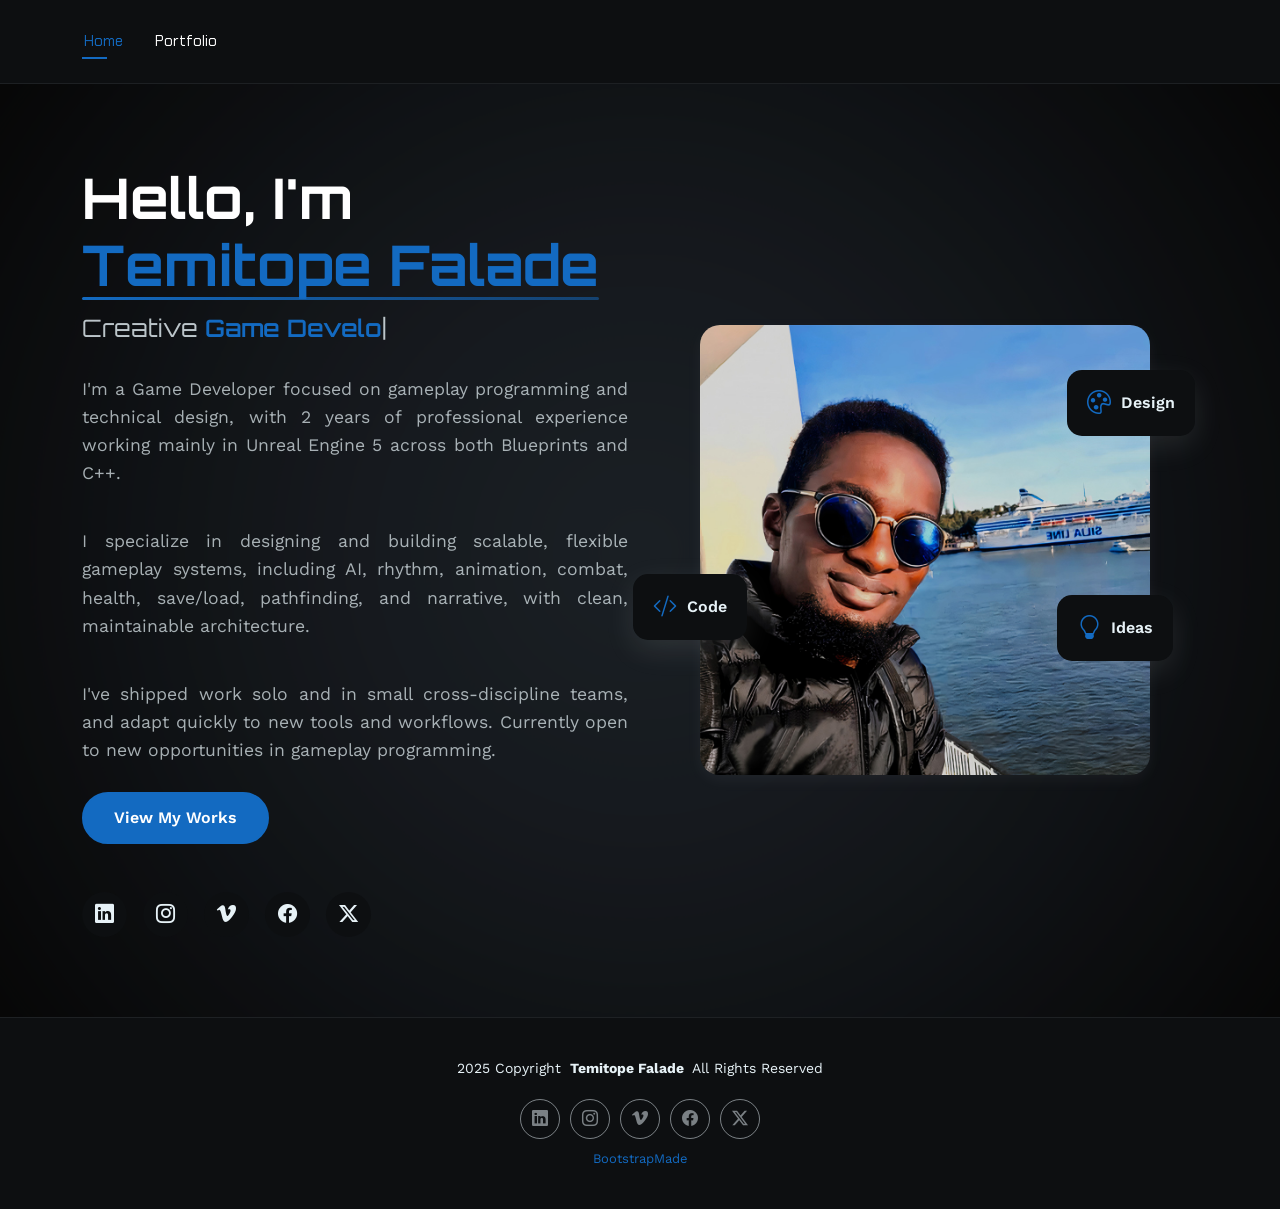
<file: index.html>
<!DOCTYPE html>
<html lang="en">

<head>
  <meta charset="utf-8">
  <meta content="width=device-width, initial-scale=1.0" name="viewport">
  <title>Temitope Falade — 3D Animator</title>
  <meta name="description" content="">
  <meta name="keywords" content="">

  <!-- Favicons -->
  <link href="assets/img/favicon.png" rel="icon">
  <link href="assets/img/apple-touch-icon.png" rel="apple-touch-icon">

  <!-- Fonts -->
  <link href="https://fonts.googleapis.com" rel="preconnect">
  <link href="https://fonts.gstatic.com" rel="preconnect" crossorigin>
  <link href="https://fonts.googleapis.com/css2?family=Orbitron:wght@400;500;600;700;800;900&family=Work+Sans:ital,wght@0,100;0,200;0,300;0,400;0,500;0,600;0,700;0,800;0,900;1,100;1,200;1,300;1,400;1,500;1,600;1,700;1,800;1,900&family=Chakra+Petch:ital,wght@0,300;0,400;0,500;0,600;0,700;1,300;1,400;1,500;1,600;1,700&display=swap" rel="stylesheet">

  <!-- Vendor CSS Files -->
  <link href="assets/vendor/bootstrap/css/bootstrap.min.css" rel="stylesheet">
  <link href="assets/vendor/bootstrap-icons/bootstrap-icons.css" rel="stylesheet">
  <link href="assets/vendor/aos/aos.css" rel="stylesheet">
  <link href="assets/vendor/swiper/swiper-bundle.min.css" rel="stylesheet">
  <link href="assets/vendor/glightbox/css/glightbox.min.css" rel="stylesheet">

  <!-- Main CSS File -->
  <link href="assets/css/main.css" rel="stylesheet">

  <style>

    /* =====================================================
       DROPDOWN NAV — dark themed with transparency
       =====================================================

       To adjust the dropdown background darkness/transparency,
       change the rgba values in --dropdown-bg below.
       Format: rgba(RED, GREEN, BLUE, OPACITY)
       • Opacity 1.0 = fully opaque  |  0.0 = fully transparent
       • Current: dark charcoal at 88% opacity — easy to read,
         slightly see-through so the page shows faintly behind.
    */

    :root {
      --dropdown-bg:          rgba(30, 30, 35, 0.92);   /* ← ADJUST THIS for bg darkness/transparency */
      --dropdown-bg-hover:    rgba(55, 55, 65, 0.98);   /* ← ADJUST THIS for hover row highlight */
      --dropdown-border:      rgba(255, 255, 255, 0.12);/* ← ADJUST THIS for border subtlety */
      --dropdown-divider:     rgba(255, 255, 255, 0.10);/* ← ADJUST THIS for divider line */
      --dropdown-text:        #ffffff;                   /* ← ADJUST THIS for link text colour */
      --dropdown-text-muted:  rgba(255,255,255,0.55);   /* ← ADJUST THIS for the sub-arrow colour */
    }

    .navmenu ul li.has-dropdown { position: relative; }

    .navmenu ul li.has-dropdown .dropdown-panel {
      display: none;
      position: absolute;
      top: 100%;
      left: 0;
      min-width: 230px;
      background: var(--dropdown-bg);
      border: 1px solid var(--dropdown-border);
      border-radius: 6px;
      box-shadow: 0 8px 28px rgba(0,0,0,0.35);
      backdrop-filter: blur(10px);
      -webkit-backdrop-filter: blur(10px);
      padding: 6px 0;
      z-index: 9999;
      list-style: none;
      margin: 0;
    }

    .navmenu ul li.has-dropdown:hover .dropdown-panel,
    .navmenu ul li.has-dropdown:focus-within .dropdown-panel { display: block; }

    .navmenu ul li.has-dropdown .dropdown-panel li a {
      display: block;
      padding: 10px 20px;
      font-size: 0.875rem;
      color: var(--dropdown-text);
      white-space: nowrap;
      transition: background 0.15s;
      text-decoration: none;
    }

    .navmenu ul li.has-dropdown .dropdown-panel li a:hover {
      background: var(--dropdown-bg-hover);
      color: var(--dropdown-text);
    }

    /* Caret on parent links */
    .navmenu ul li.has-dropdown > a::after {
      content: " \25BE";
      font-size: 0.65rem;
      opacity: 0.6;
    }

    /* Sub-dropdown (Personal Works) */
    .navmenu ul li.has-dropdown .dropdown-panel li.has-sub { position: relative; }

    .navmenu ul li.has-dropdown .dropdown-panel li.has-sub > a::after {
      content: " \203A";
      float: right;
      font-size: 0.9rem;
      color: var(--dropdown-text-muted);
    }

    .navmenu ul li.has-dropdown .dropdown-panel li.has-sub .sub-panel {
      display: none;
      position: absolute;
      top: 0;
      left: 100%;
      min-width: 200px;
      background: var(--dropdown-bg);
      border: 1px solid var(--dropdown-border);
      border-radius: 6px;
      box-shadow: 0 8px 28px rgba(0,0,0,0.35);
      backdrop-filter: blur(10px);
      -webkit-backdrop-filter: blur(10px);
      padding: 6px 0;
      list-style: none;
      margin: 0;
      z-index: 10000;
    }

    .navmenu ul li.has-dropdown .dropdown-panel li.has-sub:hover .sub-panel { display: block; }

    .dropdown-panel .dropdown-divider-line {
      height: 1px;
      background: var(--dropdown-divider);
      margin: 5px 0;
    }

    /* =====================================================
       ROW 1 — Video cover (full viewport height)
       ===================================================== */
    #video-cover {
      position: relative;
      width: 100%;
      height: 100vh;
      min-height: 500px;
      overflow: hidden;
      display: flex;
      align-items: center;
      justify-content: center;
      background: #000;
    }

    #showreel-video {
      position: absolute;
      inset: 0;
      width: 100%;
      height: 100%;
      object-fit: cover;
      z-index: 0;
    }

    /* Subtle dark vignette so the video doesn't feel raw */
    #video-cover::after {
      content: "";
      position: absolute;
      inset: 0;
      background: rgba(0, 0, 0, 0.30);
      z-index: 1;
      pointer-events: none;
    }

    /* Optional scroll-hint label at the bottom of the video row */
    .video-scroll-hint {
      position: absolute;
      bottom: 28px;
      left: 50%;
      transform: translateX(-50%);
      z-index: 2;
      display: flex;
      flex-direction: column;
      align-items: center;
      gap: 6px;
      opacity: 0.7;
    }

    .video-scroll-hint span {
      font-size: 0.65rem;
      letter-spacing: 0.22em;
      text-transform: uppercase;
      color: #fff;
    }

    .scroll-chevron {
      width: 22px;
      height: 22px;
      border-right: 2px solid #fff;
      border-bottom: 2px solid #fff;
      transform: rotate(45deg);
      animation: bounceDown 1.6s ease infinite;
    }

    @keyframes bounceDown {
      0%, 100% { transform: rotate(45deg) translateY(0); opacity: 0.7; }
      50%       { transform: rotate(45deg) translateY(6px); opacity: 1; }
    }

    /* =====================================================
       BIO TEXT — justified paragraphs with clear spacing
       =====================================================
       Scoped to .bio-text only, so nothing else on the page
       is affected. Each paragraph inside .bio-text gets
       justified alignment + a clear gap below it; the last
       paragraph has no extra gap.
    */
    .bio-text p {
      text-align: justify;
      margin-bottom: 1rem;
    }

    .bio-text p:last-child {
      margin-bottom: 0;
    }

    /* Breathing room between the bio block and the "View My Works" button below it */
    .bio-text {
      margin-bottom: 1.75rem;
    }

  </style>
</head>

<body class="index-page">

  <!-- ═══════════════════════════════════════════════
       NAVBAR — dropdown themed
       ═══════════════════════════════════════════════ -->
  <header id="header" class="header d-flex align-items-center light-background sticky-top">
    <div class="container position-relative d-flex align-items-center justify-content-between">

      <nav id="navmenu" class="navmenu">
        <ul>
          <li><a href="index.html" class="active">Home</a></li>
          <li><a href="game-projects.html">Portfolio</a></li>
        </ul>
        <i class="mobile-nav-toggle d-xl-none bi bi-list"></i>
      </nav>

    </div>
  </header>

  <main class="main">

    <!-- ═══════════════════════════════════════════════
         ROW 2 — Bio / photo / socials
         Identical to the original hero section.
         ═══════════════════════════════════════════════ -->
    <section id="hero" class="hero section"
        style="background: url('assets/img/techybg04.png') center center/cover no-repeat !important;
               min-height: 100vh;
               position: relative;
               overflow: hidden;">

      <!-- dark overlay — same as original -->
      <div style="position:absolute; inset:0; background:rgba(0,0,0,0.1); z-index:0;"></div>

      <div class="container" data-aos="fade-up" data-aos-delay="100" style="position:relative; z-index:1;">
        <div class="row gy-4 align-items-center">

          <!-- LEFT: bio text + actions + socials -->
          <div class="col-lg-6 order-2 order-lg-1">
            <div class="hero-content">
              <h1 data-aos="fade-up" data-aos-delay="200">Hello, I'm <span class="highlight">Temitope Falade</span></h1>
              <h2 data-aos="fade-up" data-aos-delay="300">Creative <span class="typed" data-typed-items="Game Developer, Game Programmer, Technical Designer"></span></h2>
              <!-- ══════ BIO — justified, 3 clear paragraphs ══════
                   Add/edit paragraphs freely inside .bio-text — each
                   <p> automatically gets justify alignment + spacing
                   below it (see .bio-text CSS rule up in <style>). -->
              <div class="bio-text" data-aos="fade-up" data-aos-delay="400">

                <!-- Paragraph 1: Role & experience -->
                <p>I'm a Game Developer focused on gameplay programming and technical design, with 2 years of professional experience working mainly in Unreal Engine 5 across both Blueprints and C++.</p>

                <!-- Paragraph 2: Specialization -->
                <p>I specialize in designing and building scalable, flexible gameplay systems, including AI, rhythm, animation, combat, health, save/load, pathfinding, and narrative, with clean, maintainable architecture.</p>

                <!-- Paragraph 3: Work style -->
                <p>I've shipped work solo and in small cross-discipline teams, and adapt quickly to new tools and workflows. Currently open to new opportunities in gameplay programming.</p>

              </div>
              <div class="hero-actions" data-aos="fade-up" data-aos-delay="500">
                <a href="game-projects.html" class="btn btn-primary">View My Works</a>
            
              </div>
              <div class="social-links" data-aos="fade-up" data-aos-delay="600">
                <a href="https://www.linkedin.com/in/temitope-falade-578107120/" target="_blank"><i class="bi bi-linkedin"></i></a>
                <a href="https://www.instagram.com/topson_noble/" target="_blank"><i class="bi bi-instagram"></i></a>
                <a href="https://vimeo.com/topson" target="_blank"><i class="bi bi-vimeo"></i></a>
                <a href="https://www.facebook.com/iam.topson/" target="_blank"><i class="bi bi-facebook"></i></a>
                <a href="https://x.com/Topson_noble" target="_blank"><i class="bi bi-twitter-x"></i></a>
              </div>
            </div>
          </div>

          <!-- RIGHT: photo + floating cards -->
          <div class="col-lg-6 order-1 order-lg-2">
            <div class="hero-image" data-aos="zoom-in" data-aos-delay="300">
              <div class="image-wrapper">
                <img src="assets/img/profile/MyPhoto.jpg" alt="Temitope Falade" class="img-fluid"
                     style="transform: translateX(0px) translateY(0px);">
                <div class="floating-elements">
                  <div class="floating-card design" data-aos="fade-left" data-aos-delay="700">
                    <i class="bi bi-palette"></i>
                    <span>Design</span>
                  </div>
                  <div class="floating-card code" data-aos="fade-right" data-aos-delay="800">
                    <i class="bi bi-code-slash"></i>
                    <span>Code</span>
                  </div>
                  <div class="floating-card creativity" data-aos="fade-up" data-aos-delay="900">
                    <i class="bi bi-lightbulb"></i>
                    <span>Ideas</span>
                  </div>
                </div>
              </div>
            </div>
          </div>

        </div>
      </div>
    </section>

  </main>

  <footer id="footer" class="footer">
    <div class="container">
      <div class="copyright text-center">
        <p>2025 <span>Copyright</span> <strong class="px-1 sitename">Temitope Falade</strong> <span>All Rights Reserved<br></span></p>
      </div>
      <div class="social-links d-flex justify-content-center" data-aos="fade-up" data-aos-delay="600">
        <a href="https://www.linkedin.com/in/temitope-falade-578107120/" target="_blank"><i class="bi bi-linkedin"></i></a>
        <a href="https://www.instagram.com/topson_noble/" target="_blank"><i class="bi bi-instagram"></i></a>
        <a href="https://vimeo.com/topson" target="_blank"><i class="bi bi-vimeo"></i></a>
        <a href="https://www.facebook.com/iam.topson/" target="_blank"><i class="bi bi-facebook"></i></a>
        <a href="https://x.com/Topson_noble" target="_blank"><i class="bi bi-twitter-x"></i></a>
      </div>
      <div class="credits">
        <a href="https://bootstrapmade.com/">BootstrapMade</a>
      </div>
    </div>
  </footer>

  <a href="#" id="scroll-top" class="scroll-top d-flex align-items-center justify-content-center"><i class="bi bi-arrow-up-short"></i></a>
  <div id="preloader"></div>

  <!-- Vendor JS Files -->
  <script src="assets/vendor/bootstrap/js/bootstrap.bundle.min.js"></script>
  <script src="assets/vendor/php-email-form/validate.js"></script>
  <script src="assets/vendor/aos/aos.js"></script>
  <script src="assets/vendor/typed.js/typed.umd.js"></script>
  <script src="assets/vendor/waypoints/noframework.waypoints.js"></script>
  <script src="assets/vendor/purecounter/purecounter_vanilla.js"></script>
  <script src="assets/vendor/swiper/swiper-bundle.min.js"></script>
  <script src="assets/vendor/imagesloaded/imagesloaded.pkgd.min.js"></script>
  <script src="assets/vendor/isotope-layout/isotope.pkgd.min.js"></script>
  <script src="assets/vendor/glightbox/js/glightbox.min.js"></script>
  <script src="assets/js/main.js"></script>

</body>
</html>
</file>
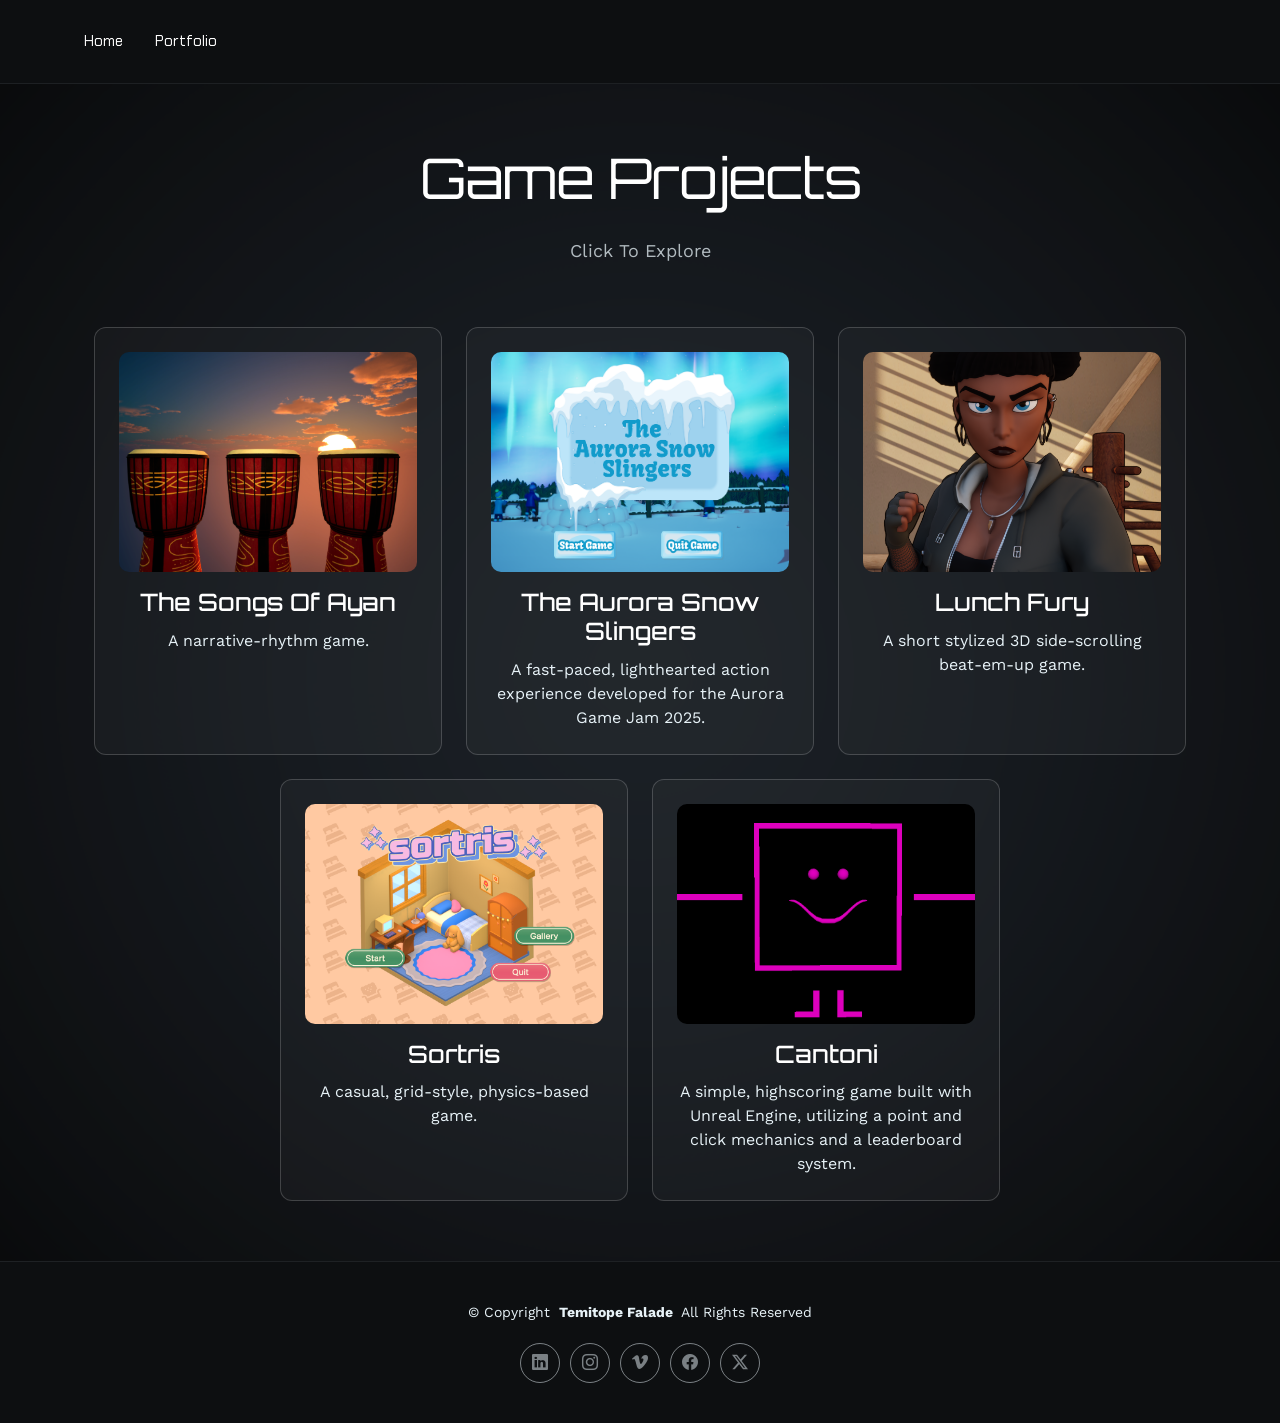
<file: game-projects.html>
<!DOCTYPE html>
<html lang="en">

<head>
  <meta charset="utf-8">
  <meta content="width=device-width, initial-scale=1.0" name="viewport">
  <title>Game Projects - Portfolio</title>

  <!-- Favicons -->
  <link href="assets/img/favicon.png" rel="icon">
  <link href="assets/img/apple-touch-icon.png" rel="apple-touch-icon">

  <!-- Fonts -->
  <link href="https://fonts.googleapis.com" rel="preconnect">
  <link href="https://fonts.gstatic.com" rel="preconnect" crossorigin>
  <link href="https://fonts.googleapis.com/css2?family=Orbitron:wght@400;500;600;700;800;900&family=Work+Sans:ital,wght@0,300;0,400;0,500;0,600;0,700;1,400&family=Chakra+Petch:wght@400;500;600;700&display=swap" rel="stylesheet">

  <!-- Vendor CSS Files -->
  <link href="assets/vendor/bootstrap/css/bootstrap.min.css" rel="stylesheet">
  <link href="assets/vendor/bootstrap-icons/bootstrap-icons.css" rel="stylesheet">
  <link href="assets/vendor/aos/aos.css" rel="stylesheet">
  <link href="assets/vendor/glightbox/css/glightbox.min.css" rel="stylesheet">

  <!-- Main CSS File -->
  <link href="assets/css/main.css?v=3" rel="stylesheet">

  <style>
    .portfolio-card {
      border: 1px solid rgba(255, 255, 255, 0.18) !important;
      border-radius: 12px;
      background: rgba(255, 255, 255, 0.03);
      padding: 20px;
      display: flex;
      flex-direction: column;
      height: 100%;
      transition: transform 0.35s ease, border-color 0.35s ease;
      cursor: pointer;
      text-align: center;
    }

    .portfolio-card:hover {
      transform: translateY(-6px);
      border-color: rgba(255, 255, 255, 0.45) !important;
    }

    .portfolio-card .portfolio-img {
      width: 100%;
      height: 220px;
      overflow: hidden;
      border-radius: 10px;
    }

    .portfolio-card .portfolio-img img {
      width: 100%;
      height: 100%;
      object-fit: cover;
      transition: transform 0.45s ease;
    }

    .portfolio-card:hover .portfolio-img img {
      transform: scale(1.08);
    }

    .portfolio-card h4 {
      margin-top: 1rem;
      margin-bottom: 0.75rem;
    }

    .portfolio-card p {
      flex-grow: 1;
      margin-bottom: 0;
    }

    /* Pin View button to the bottom of every card */
    .portfolio-card .btn {
      margin-top: auto;
      padding-top: 1rem;
      align-self: center;
    }
  </style>
</head>

<body class="portfolio-page">

  <header id="header" class="header d-flex align-items-center light-background sticky-top">
    <div class="container position-relative d-flex align-items-center justify-content-between">
      <nav id="navmenu" class="navmenu">
        <ul>
          <li><a href="index.html">Home</a></li>
          <li><a href="game-projects.html">Portfolio</a></li>
        </ul>
        <i class="mobile-nav-toggle d-xl-none bi bi-list"></i>
      </nav>
    </div>
  </header>

  <main class="main">
    <section id="game-projects" class="game-projects section"
      style="background: url('assets/img/techybg04.png') center center/cover no-repeat; position: relative; overflow: hidden;">
      <div style="position:absolute; inset:0; background:rgba(0,0,0,0.05); backdrop-filter: blur(0px); z-index:0;"></div>

      <div class="container" data-aos="fade-up" data-aos-delay="100" style="position:relative; z-index:1;">

        <div class="container section-title" data-aos="fade-up">
          <h2>Game Projects</h2>
          <p>Click To Explore</p>
        </div>

        <!-- 2-column grid -->
        <div class="container">
          <div class="row gy-4 justify-content-center">

            <!-- The Songs Of Ayan -->
            <div class="col-lg-4 col-md-6" data-aos="fade-up">
              <div class="portfolio-card h-100 p-4" onclick="location.href='the-songs-of-ayan.html';">
                <div class="portfolio-img">
                  <img src="assets/img/the-songs-of-ayan/SS01.png" alt="The Songs Of Ayan">
                </div>
                <h4>The Songs Of Ayan</h4>
                <p>A narrative-rhythm game.</p>
              </div>
            </div>

            <!-- The Aurora Snow Slingers -->
            <div class="col-lg-4 col-md-6" data-aos="fade-up">
              <div class="portfolio-card h-100 p-4" onclick="location.href='the-aurora-snow-slingers.html';">
                <div class="portfolio-img">
                  <img src="assets/img/aurora_snow_slingers/title.png" alt="The Aurora Snow Slingers">
                </div>
                <h4>The Aurora Snow Slingers</h4>
                <p>A fast-paced, lighthearted action experience developed for the Aurora Game Jam 2025.</p>
              </div>
            </div>

                        <!-- Lunch Fury -->
            <div class="col-lg-4 col-md-6" data-aos="fade-up">
              <div class="portfolio-card h-100 p-4" onclick="location.href='lunch-fury.html';">
                <div class="portfolio-img">
                  <img src="assets/img/lunch-fury/avatar.png" alt="Lunch Fury">
                </div>
                <h4>Lunch Fury</h4>
                <p>A short stylized 3D side-scrolling beat-em-up game.</p>
              </div>
            </div>

            <!-- Sortris -->
            <div class="col-lg-4 col-md-6" data-aos="fade-up">
              <div class="portfolio-card h-100 p-4" onclick="location.href='sortris.html';">
                <div class="portfolio-img">
                  <img src="assets/img/sortris/Sortris.png" alt="Sortris">
                </div>
                <h4>Sortris</h4>
                <p>A casual, grid-style, physics-based game.</p>
              </div>
            </div>

            <!-- Cantoni -->
            <div class="col-lg-4 col-md-6" data-aos="fade-up">
              <div class="portfolio-card h-100 p-4" onclick="location.href='cantoni.html';">
                <div class="portfolio-img">
                  <img src="assets/img/cantoni/cantoni-cover-image.png" alt="Cantoni">
                </div>
                <h4>Cantoni</h4>
                <p>A simple, highscoring game built with Unreal Engine, utilizing a point and click mechanics and a leaderboard system.</p>
              </div>
            </div>

                        <!-- Test 
            <div class="col-lg-5 col-md-6" data-aos="fade-up">
              <div class="portfolio-card h-100 p-4" onclick="location.href='test-project.html';">
                <div class="portfolio-img">
                  <img src="assets/img/cantoni/cantoni-cover-image.png" alt="Cantoni">
                </div>
                <h4>Test</h4>
                <p>Test.</p>
              </div>
            </div>-->

          </div>
        </div><!-- /row -->

      </div>
    </section>

  </main>

  <footer id="footer" class="footer">
    <div class="container">
      <div class="copyright text-center">
        <p>© <span>Copyright</span> <strong class="px-1 sitename">Temitope Falade</strong> <span>All Rights Reserved<br></span></p>
      </div>
      <div class="social-links d-flex justify-content-center" data-aos="fade-up" data-aos-delay="600">
        <a href="https://www.linkedin.com/in/temitope-falade-578107120/" target="_blank"><i class="bi bi-linkedin"></i></a>
        <a href="https://www.instagram.com/topson_noble/" target="_blank"><i class="bi bi-instagram"></i></a>
        <a href="https://vimeo.com/topson" target="_blank"><i class="bi bi-vimeo"></i></a>
        <a href="https://www.facebook.com/iam.topson/" target="_blank"><i class="bi bi-facebook"></i></a>
        <a href="https://x.com/Topson_noble" target="_blank"><i class="bi bi-twitter-x"></i></a>
      </div>
    </div>
  </footer>

  <a href="#" id="scroll-top" class="scroll-top d-flex align-items-center justify-content-center">
    <i class="bi bi-arrow-up-short"></i>
  </a>

  <script src="assets/vendor/bootstrap/js/bootstrap.bundle.min.js"></script>
  <script src="assets/vendor/aos/aos.js"></script>
  <script src="assets/vendor/glightbox/js/glightbox.min.js"></script>
  <script src="assets/js/main.js"></script>

</body>

</html>
</file>
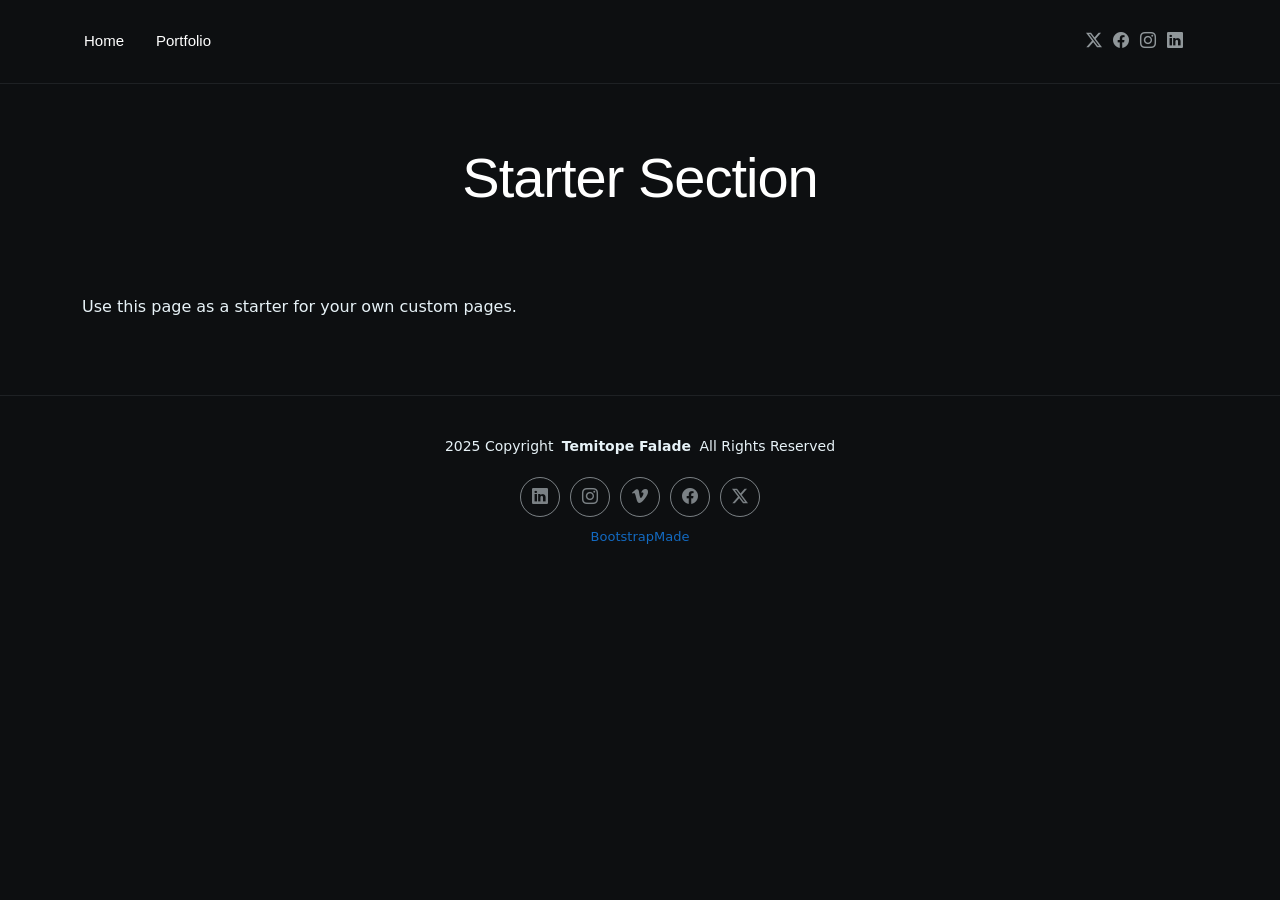
<file: starter-page.html>
<!DOCTYPE html>
<html lang="en">

<head>
  <meta charset="utf-8">
  <meta content="width=device-width, initial-scale=1.0" name="viewport">
  <title>Temitope Falade</title>
  <meta name="description" content="">
  <meta name="keywords" content="">

  <!-- Favicons -->
  <link href="assets/img/favicon.png" rel="icon">
  <link href="assets/img/apple-touch-icon.png" rel="apple-touch-icon">

  <!-- Fonts -->
  <link href="https://fonts.googleapis.com" rel="preconnect">
  <link href="https://fonts.gstatic.com" rel="preconnect" crossorigin>
  <link href="https://fonts.googleapis.com/css2?family=Roboto:ital,wght@0,100;0,300;0,400;0,500;0,700;0,900;1,100;1,300;1,400;1,500;1,700;1,900&family=Poppins:ital,wght@0,100;0,200;0,300;0,400;0,500;0,600;0,700;0,800;0,900;1,100;1,200;1,300;1,400;1,500;1,600;1,700;1,800;1,900&family=Raleway:ital,wght@0,100;0,200;0,300;0,400;0,500;0,600;0,700;0,800;0,900;1,100;1,200;1,300;1,400;1,500;1,600;1,700;1,800;1,900&display=swap" rel="stylesheet">

  <!-- Vendor CSS Files -->
  <link href="assets/vendor/bootstrap/css/bootstrap.min.css" rel="stylesheet">
  <link href="assets/vendor/bootstrap-icons/bootstrap-icons.css" rel="stylesheet">
  <link href="assets/vendor/aos/aos.css" rel="stylesheet">
  <link href="assets/vendor/swiper/swiper-bundle.min.css" rel="stylesheet">
  <link href="assets/vendor/glightbox/css/glightbox.min.css" rel="stylesheet">

  <!-- Main CSS File -->
  <link href="assets/css/main.css?v=2" rel="stylesheet">

  <!-- =======================================================
  * Template Name: FolioOne
  * Template URL: https://bootstrapmade.com/folioone-bootstrap-portfolio-website-template/
  * Updated: Aug 23 2025 with Bootstrap v5.3.7
  * Author: BootstrapMade.com
  * License: https://bootstrapmade.com/license/
  ======================================================== -->
</head>

<body class="starter-page-page">

  <header id="header" class="header d-flex align-items-center light-background sticky-top">
    <div class="container position-relative d-flex align-items-center justify-content-between">

      <!-- <a href="index.html" class="logo d-flex align-items-center me-auto me-xl-0">
      <img src="assets/img/logo.webp" alt="">
      <h1 class="sitename">FolioOne</h1> 
    </a> -->

      <nav id="navmenu" class="navmenu">
        <ul>
          <li><a href="index.html">Home</a></li>
          <li><a href="game-projects.html">Portfolio</a></li>
        </ul>
        <i class="mobile-nav-toggle d-xl-none bi bi-list"></i>
      </nav>

      <div class="header-social-links">
        <a href="#" class="twitter"><i class="bi bi-twitter-x"></i></a>
        <a href="#" class="facebook"><i class="bi bi-facebook"></i></a>
        <a href="#" class="instagram"><i class="bi bi-instagram"></i></a>
        <a href="#" class="linkedin"><i class="bi bi-linkedin"></i></a>
      </div>

    </div>
  </header>

  <main class="main">

    <!-- Starter Section Section -->
    <section id="starter-section" class="starter-section section">

      <!-- Section Title -->
      <div class="container section-title" data-aos="fade-up">
        <h2>Starter Section</h2>
      </div><!-- End Section Title -->

      <div class="container" data-aos="fade-up">
        <p>Use this page as a starter for your own custom pages.</p>
      </div>

    </section><!-- /Starter Section Section -->

  </main>

  <footer id="footer" class="footer">

    <div class="container">
      <div class="copyright text-center ">
        <p>2025 <span>Copyright</span> <strong class="px-1 sitename">Temitope Falade</strong> <span>All Rights Reserved<br></span></p>
      </div>
      <div class="social-links d-flex justify-content-center" data-aos="fade-up" data-aos-delay="600">
          <a href="https://www.linkedin.com/in/temitope-falade-578107120/" target="_blank"><i class="bi bi-linkedin"></i></a>
          <a href="https://www.instagram.com/topson_noble/" target="_blank"><i class="bi bi-instagram"></i></a>
          <a href="https://vimeo.com/topson" target="_blank"><i class="bi bi-vimeo"></i></a>
          <a href="https://www.facebook.com/iam.topson/" target="_blank"><i class="bi bi-facebook"></i></a>
          <a href="https://x.com/Topson_noble" target="_blank"><i class="bi bi-twitter-x"></i></a>
      </div>

      <div class="credits">
        <!-- All the links in the footer should remain intact. -->
        <!-- You can delete the links only if you've purchased the pro version. -->
        <!-- Licensing information: https://bootstrapmade.com/license/ -->
        <!-- Purchase the pro version with working PHP/AJAX contact form: [buy-url] -->
        <a href="https://bootstrapmade.com/">BootstrapMade</a>
      </div>
    </div>

  </footer>

  <!-- Scroll Top -->
  <a href="#" id="scroll-top" class="scroll-top d-flex align-items-center justify-content-center"><i class="bi bi-arrow-up-short"></i></a>

  <!-- Preloader -->
  <div id="preloader"></div>

  <!-- Vendor JS Files -->
  <script src="assets/vendor/bootstrap/js/bootstrap.bundle.min.js"></script>
  <script src="assets/vendor/php-email-form/validate.js"></script>
  <script src="assets/vendor/aos/aos.js"></script>
  <script src="assets/vendor/typed.js/typed.umd.js"></script>
  <script src="assets/vendor/waypoints/noframework.waypoints.js"></script>
  <script src="assets/vendor/purecounter/purecounter_vanilla.js"></script>
  <script src="assets/vendor/swiper/swiper-bundle.min.js"></script>
  <script src="assets/vendor/imagesloaded/imagesloaded.pkgd.min.js"></script>
  <script src="assets/vendor/isotope-layout/isotope.pkgd.min.js"></script>
  <script src="assets/vendor/glightbox/js/glightbox.min.js"></script>

  <!-- Main JS File -->
  <script src="assets/js/main.js"></script>

</body>

</html>
</file>
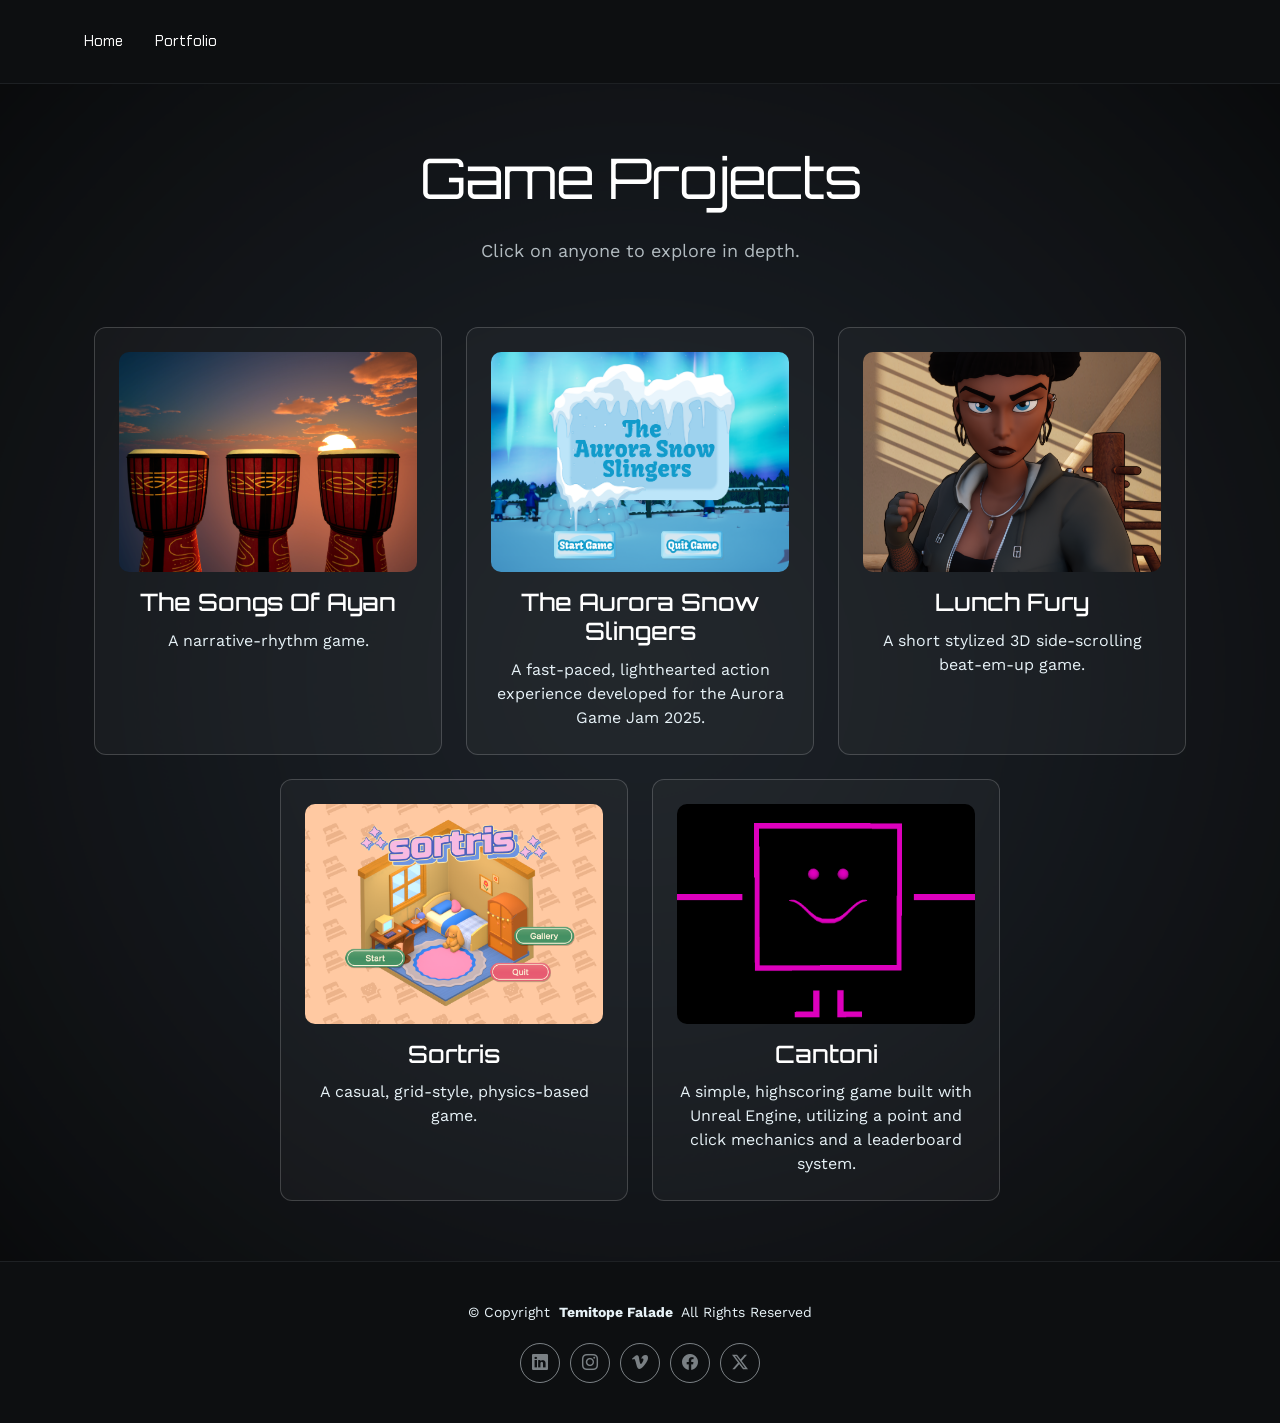
<file: test-project.html>
<!DOCTYPE html>
<html lang="en">

<head>
  <meta charset="utf-8">
  <meta content="width=device-width, initial-scale=1.0" name="viewport">
  <title>Game Projects - Portfolio</title>

  <!-- Favicons -->
  <link href="assets/img/favicon.png" rel="icon">
  <link href="assets/img/apple-touch-icon.png" rel="apple-touch-icon">

  <!-- Fonts -->
  <link href="https://fonts.googleapis.com" rel="preconnect">
  <link href="https://fonts.gstatic.com" rel="preconnect" crossorigin>
  <link href="https://fonts.googleapis.com/css2?family=Orbitron:wght@400;500;600;700;800;900&family=Work+Sans:ital,wght@0,300;0,400;0,500;0,600;0,700;1,400&family=Chakra+Petch:wght@400;500;600;700&display=swap" rel="stylesheet">

  <!-- Vendor CSS Files -->
  <link href="assets/vendor/bootstrap/css/bootstrap.min.css" rel="stylesheet">
  <link href="assets/vendor/bootstrap-icons/bootstrap-icons.css" rel="stylesheet">
  <link href="assets/vendor/aos/aos.css" rel="stylesheet">
  <link href="assets/vendor/glightbox/css/glightbox.min.css" rel="stylesheet">

  <!-- Main CSS File -->
  <link href="assets/css/main.css?v=3" rel="stylesheet">

  <style>
    .portfolio-card {
      border: 1px solid rgba(255, 255, 255, 0.18) !important;
      border-radius: 12px;
      background: rgba(255, 255, 255, 0.03);
      padding: 20px;
      display: flex;
      flex-direction: column;
      height: 100%;
      transition: transform 0.35s ease, border-color 0.35s ease;
      cursor: pointer;
      text-align: center;
    }

    .portfolio-card:hover {
      transform: translateY(-6px);
      border-color: rgba(255, 255, 255, 0.45) !important;
    }

    .portfolio-card .portfolio-img {
      width: 100%;
      height: 220px;
      overflow: hidden;
      border-radius: 10px;
    }

    .portfolio-card .portfolio-img img {
      width: 100%;
      height: 100%;
      object-fit: cover;
      transition: transform 0.45s ease;
    }

    .portfolio-card:hover .portfolio-img img {
      transform: scale(1.08);
    }

    .portfolio-card h4 {
      margin-top: 1rem;
      margin-bottom: 0.75rem;
    }

    .portfolio-card p {
      flex-grow: 1;
      margin-bottom: 0;
    }

    /* Pin View button to the bottom of every card */
    .portfolio-card .btn {
      margin-top: auto;
      padding-top: 1rem;
      align-self: center;
    }
  </style>
</head>

<body class="portfolio-page">

  <header id="header" class="header d-flex align-items-center light-background sticky-top">
    <div class="container position-relative d-flex align-items-center justify-content-between">
      <nav id="navmenu" class="navmenu">
        <ul>
          <li><a href="index.html">Home</a></li>
          <li><a href="game-projects.html">Portfolio</a></li>
        </ul>
        <i class="mobile-nav-toggle d-xl-none bi bi-list"></i>
      </nav>
    </div>
  </header>

  <main class="main">
    <section id="game-projects" class="game-projects section"
      style="background: url('assets/img/techybg04.png') center center/cover no-repeat; position: relative; overflow: hidden;">
      <div style="position:absolute; inset:0; background:rgba(0,0,0,0.05); backdrop-filter: blur(0px); z-index:0;"></div>

      <div class="container" data-aos="fade-up" data-aos-delay="100" style="position:relative; z-index:1;">

        <div class="container section-title" data-aos="fade-up">
          <h2>Game Projects</h2>
          <p>Click on anyone to explore in depth. </p>
        </div>

        <!-- 2-column grid -->
        <div class="container">
          <div class="row gy-4 justify-content-center">

            <!-- The Songs Of Ayan -->
            <div class="col-lg-4 col-md-6" data-aos="fade-up">
              <div class="portfolio-card h-100 p-4" onclick="location.href='the-songs-of-ayan.html';">
                <div class="portfolio-img">
                  <img src="assets/img/the-songs-of-ayan/SS01.png" alt="The Songs Of Ayan">
                </div>
                <h4>The Songs Of Ayan</h4>
                <p>A narrative-rhythm game.</p>
              </div>
            </div>

            <!-- The Aurora Snow Slingers -->
            <div class="col-lg-4 col-md-6" data-aos="fade-up">
              <div class="portfolio-card h-100 p-4" onclick="location.href='the-aurora-snow-slingers.html';">
                <div class="portfolio-img">
                  <img src="assets/img/aurora_snow_slingers/title.png" alt="The Aurora Snow Slingers">
                </div>
                <h4>The Aurora Snow Slingers</h4>
                <p>A fast-paced, lighthearted action experience developed for the Aurora Game Jam 2025.</p>
              </div>
            </div>

                        <!-- Lunch Fury -->
            <div class="col-lg-4 col-md-6" data-aos="fade-up">
              <div class="portfolio-card h-100 p-4" onclick="location.href='lunch-fury.html';">
                <div class="portfolio-img">
                  <img src="assets/img/lunch-fury/avatar.png" alt="Lunch Fury">
                </div>
                <h4>Lunch Fury</h4>
                <p>A short stylized 3D side-scrolling beat-em-up game.</p>
              </div>
            </div>

            <!-- Sortris -->
            <div class="col-lg-4 col-md-6" data-aos="fade-up">
              <div class="portfolio-card h-100 p-4" onclick="location.href='sortris.html';">
                <div class="portfolio-img">
                  <img src="assets/img/sortris/Sortris.png" alt="Sortris">
                </div>
                <h4>Sortris</h4>
                <p>A casual, grid-style, physics-based game.</p>
              </div>
            </div>

            <!-- Cantoni -->
            <div class="col-lg-4 col-md-6" data-aos="fade-up">
              <div class="portfolio-card h-100 p-4" onclick="location.href='cantoni.html';">
                <div class="portfolio-img">
                  <img src="assets/img/cantoni/cantoni-cover-image.png" alt="Cantoni">
                </div>
                <h4>Cantoni</h4>
                <p>A simple, highscoring game built with Unreal Engine, utilizing a point and click mechanics and a leaderboard system.</p>
              </div>
            </div>

                        <!-- Test 
            <div class="col-lg-5 col-md-6" data-aos="fade-up">
              <div class="portfolio-card h-100 p-4" onclick="location.href='test-project.html';">
                <div class="portfolio-img">
                  <img src="assets/img/cantoni/cantoni-cover-image.png" alt="Cantoni">
                </div>
                <h4>Test</h4>
                <p>Test.</p>
              </div>
            </div>-->

          </div>
        </div><!-- /row -->

      </div>
    </section>

  </main>

  <footer id="footer" class="footer">
    <div class="container">
      <div class="copyright text-center">
        <p>© <span>Copyright</span> <strong class="px-1 sitename">Temitope Falade</strong> <span>All Rights Reserved<br></span></p>
      </div>
      <div class="social-links d-flex justify-content-center" data-aos="fade-up" data-aos-delay="600">
        <a href="https://www.linkedin.com/in/temitope-falade-578107120/" target="_blank"><i class="bi bi-linkedin"></i></a>
        <a href="https://www.instagram.com/topson_noble/" target="_blank"><i class="bi bi-instagram"></i></a>
        <a href="https://vimeo.com/topson" target="_blank"><i class="bi bi-vimeo"></i></a>
        <a href="https://www.facebook.com/iam.topson/" target="_blank"><i class="bi bi-facebook"></i></a>
        <a href="https://x.com/Topson_noble" target="_blank"><i class="bi bi-twitter-x"></i></a>
      </div>
    </div>
  </footer>

  <a href="#" id="scroll-top" class="scroll-top d-flex align-items-center justify-content-center">
    <i class="bi bi-arrow-up-short"></i>
  </a>

  <script src="assets/vendor/bootstrap/js/bootstrap.bundle.min.js"></script>
  <script src="assets/vendor/aos/aos.js"></script>
  <script src="assets/vendor/glightbox/js/glightbox.min.js"></script>
  <script src="assets/js/main.js"></script>

</body>

</html>
</file>
<file: assets/css/main.css>
/**
* Template Name: FolioOne
* Template URL: https://bootstrapmade.com/folioone-bootstrap-portfolio-website-template/
* Updated: Aug 23 2025 with Bootstrap v5.3.7
* Author: BootstrapMade.com
* License: https://bootstrapmade.com/license/
*/

/*--------------------------------------------------------------
# Font & Color Variables
# Help: https://bootstrapmade.com/color-system/
--------------------------------------------------------------*/
/* Fonts */
:root {
  --default-font: "Work Sans", system-ui, -apple-system, "Segoe UI", Roboto, "Helvetica Neue", Arial, "Noto Sans", "Liberation Sans", sans-serif, "Apple Color Emoji", "Segoe UI Emoji", "Segoe UI Symbol", "Noto Color Emoji";
  --heading-font: "Orbitron",  sans-serif;
  --nav-font: "Chakra Petch",  sans-serif;
}

/* Global Colors - The following color variables are used throughout the website. Updating them here will change the color scheme of the entire website */
:root { 
  --background-color: #0d0f11; /* Background color for the entire website, including individual sections */
  --default-color: #e7f2f7; /* Default color used for the majority of the text content across the entire website */
  --heading-color: #ffffff; /* Color for headings, subheadings and title throughout the website */
  --accent-color: #136ac1; /* Accent color that represents your brand on the website. It's used for buttons, links, and other elements that need to stand out */
  --surface-color: #0d0f11; /* The surface color is used as a background of boxed elements within sections, such as cards, icon boxes, or other elements that require a visual separation from the global background. */
  --contrast-color: #ffffff; /* Contrast color for text, ensuring readability against backgrounds of accent, heading, or default colors. */
}

/* Nav Menu Colors - The following color variables are used specifically for the navigation menu. They are separate from the global colors to allow for more customization options */
:root {
  --nav-color: #ffffff;  /* The default color of the main navmenu links */
  --nav-hover-color: #136ac1; /* Applied to main navmenu links when they are hovered over or active */
  --nav-mobile-background-color: #0d0f11; /* Used as the background color for mobile navigation menu */
  --nav-dropdown-background-color: #0d0f11; /* Used as the background color for dropdown items that appear when hovering over primary navigation items */
  --nav-dropdown-color: #e7f2f7; /* Used for navigation links of the dropdown items in the navigation menu. */
  --nav-dropdown-hover-color: #136ac1; /* Similar to --nav-hover-color, this color is applied to dropdown navigation links when they are hovered over. */
}

/* Color Presets - These classes override global colors when applied to any section or element, providing reuse of the sam color scheme. */

.light-background {
  --background-color: #0d0f11;
  --surface-color: #0d0f11;
}

.dark-background {
  --background-color: #0d0f11;
  --default-color: #ffffff;
  --heading-color: #ffffff;
  --surface-color: #0d0f11;
  --contrast-color: #ffffff;
}

/* Smooth scroll */
:root {
  scroll-behavior: smooth;
}

/*--------------------------------------------------------------
# General Styling & Shared Classes
--------------------------------------------------------------*/
body {
  color: var(--default-color);
  background-color: var(--background-color);
  font-family: var(--default-font);
}

a {
  color: var(--accent-color);
  text-decoration: none;
  transition: 0.3s;
}

a:hover {
  color: color-mix(in srgb, var(--accent-color), transparent 25%);
  text-decoration: none;
}

h1,
h2,
h3,
h4,
h5,
h6 {
  color: var(--heading-color);
  font-family: var(--heading-font);
}

/* PHP Email Form Messages
------------------------------*/
.php-email-form .error-message {
  display: none;
  background: #df1529;
  color: #ffffff;
  text-align: left;
  padding: 15px;
  margin-bottom: 24px;
  font-weight: 600;
}

.php-email-form .sent-message {
  display: none;
  color: #ffffff;
  background: #059652;
  text-align: center;
  padding: 15px;
  margin-bottom: 24px;
  font-weight: 600;
}

.php-email-form .loading {
  display: none;
  background: var(--surface-color);
  text-align: center;
  padding: 15px;
  margin-bottom: 24px;
}

.php-email-form .loading:before {
  content: "";
  display: inline-block;
  border-radius: 50%;
  width: 24px;
  height: 24px;
  margin: 0 10px -6px 0;
  border: 3px solid var(--accent-color);
  border-top-color: var(--surface-color);
  animation: php-email-form-loading 1s linear infinite;
}

@keyframes php-email-form-loading {
  0% {
    transform: rotate(0deg);
  }

  100% {
    transform: rotate(360deg);
  }
}

/*--------------------------------------------------------------
# Global Header
--------------------------------------------------------------*/
.header {
  --background-color: rgba(255, 255, 255, 0);
  color: var(--default-color);
  background-color: var(--background-color);
  padding: 15px 0;
  transition: all 0.5s;
  z-index: 997;
  border-bottom: 1px solid color-mix(in srgb, var(--default-color), transparent 92%);
}

.header .logo {
  line-height: 1;
}

.header .logo img {
  max-height: 36px;
  margin-right: 8px;
}

.header .logo h1 {
  font-size: 32px;
  margin: 0;
  font-weight: 400;
  color: var(--heading-color);
}

.header .header-social-links {
  padding-right: 15px;
}

.header .header-social-links a {
  color: color-mix(in srgb, var(--default-color), transparent 40%);
  padding-left: 6px;
  display: inline-block;
  transition: 0.3s;
  font-size: 16px;
}

.header .header-social-links a:hover {
  color: var(--default-color);
}

.header .header-social-links a i {
  line-height: 0px;
}

@media (max-width: 1200px) {
  .header .logo {
    order: 1;
  }

  .header .header-social-links {
    order: 2;
  }

  .header .navmenu {
    order: 3;
  }
}

/* Global Header on Scroll
------------------------------*/
.scrolled .header {
  --header-blur: 10px; /* ← ADJUST THIS to control blur strength (try 4px–20px) */
  --background-color: rgba(13, 15, 17, 0.9);
    backdrop-filter: blur(var(--header-blur));
  -webkit-backdrop-filter: blur(var(--header-blur)); /* Safari support */
}

/*--------------------------------------------------------------
# Navigation Menu
--------------------------------------------------------------*/
/* Desktop Navigation */
@media (min-width: 1200px) {
  .navmenu {
    padding: 0;
  }

  .navmenu ul {
    margin: 0;
    padding: 0;
    display: flex;
    list-style: none;
    align-items: center;
  }

  .navmenu li {
    position: relative;
  }

  .navmenu>ul>li {
    white-space: nowrap;
    padding: 15px 28px 15px 0;
  }

  .navmenu>ul>li:last-child {
    padding-right: 0;
  }

  .navmenu a,
  .navmenu a:focus {
    color: var(--nav-color);
    font-size: 15px;
    padding: 0 2px;
    font-family: var(--nav-font);
    font-weight: 400;
    display: flex;
    align-items: center;
    justify-content: space-between;
    white-space: nowrap;
    transition: 0.3s;
    position: relative;
  }

  .navmenu a i,
  .navmenu a:focus i {
    font-size: 12px;
    line-height: 0;
    margin-left: 5px;
    transition: 0.3s;
  }

  .navmenu>ul>li>a:before {
    content: "";
    position: absolute;
    height: 2px;
    bottom: -6px;
    left: 0;
    background-color: var(--nav-hover-color);
    visibility: hidden;
    width: 0px;
    transition: all 0.3s ease-in-out 0s;
  }

  .navmenu a:hover:before,
  .navmenu li:hover>a:before,
  .navmenu .active:before {
    visibility: visible;
    width: 25px;
  }

  .navmenu li:hover>a,
  .navmenu .active,
  .navmenu .active:focus {
    color: var(--nav-hover-color);
  }

  .navmenu .dropdown ul {
    margin: 0;
    padding: 10px 0;
    background: var(--nav-dropdown-background-color);
    display: block;
    position: absolute;
    visibility: hidden;
    left: -5px;
    top: 130%;
    opacity: 0;
    transition: 0.3s;
    border-radius: 4px;
    z-index: 99;
    box-shadow: 0px 0px 30px rgba(0, 0, 0, 0.1);
  }

  .navmenu .dropdown ul li {
    min-width: 200px;
  }

  .navmenu .dropdown ul a {
    padding: 10px 20px;
    font-size: 15px;
    text-transform: none;
    color: var(--nav-dropdown-color);
  }

  .navmenu .dropdown ul a i {
    font-size: 12px;
  }

  .navmenu .dropdown ul a:hover,
  .navmenu .dropdown ul .active:hover,
  .navmenu .dropdown ul li:hover>a {
    color: var(--nav-dropdown-hover-color);
  }

  .navmenu .dropdown:hover>ul {
    opacity: 1;
    top: 100%;
    visibility: visible;
  }

  .navmenu .dropdown .dropdown ul {
    top: 0;
    left: -90%;
    visibility: hidden;
  }

  .navmenu .dropdown .dropdown:hover>ul {
    opacity: 1;
    top: 0;
    left: -100%;
    visibility: visible;
  }
}

/* Mobile Navigation */
@media (max-width: 1199px) {
  .mobile-nav-toggle {
    color: var(--nav-color);
    font-size: 28px;
    line-height: 0;
    margin-right: 10px;
    cursor: pointer;
    transition: color 0.3s;
  }

  .navmenu {
    padding: 0;
    z-index: 9997;
  }

  .navmenu ul {
    display: none;
    list-style: none;
    position: absolute;
    inset: 60px 20px 20px 20px;
    padding: 10px 0;
    margin: 0;
    border-radius: 6px;
    background-color: var(--nav-mobile-background-color);
    border: 1px solid color-mix(in srgb, var(--default-color), transparent 90%);
    box-shadow: none;
    overflow-y: auto;
    transition: 0.3s;
    z-index: 9998;
  }

  .navmenu a,
  .navmenu a:focus {
    color: var(--nav-dropdown-color);
    padding: 10px 20px;
    font-family: var(--nav-font);
    font-size: 17px;
    font-weight: 500;
    display: flex;
    align-items: center;
    justify-content: space-between;
    white-space: nowrap;
    transition: 0.3s;
  }

  .navmenu a i,
  .navmenu a:focus i {
    font-size: 12px;
    line-height: 0;
    margin-left: 5px;
    width: 30px;
    height: 30px;
    display: flex;
    align-items: center;
    justify-content: center;
    border-radius: 50%;
    transition: 0.3s;
    background-color: color-mix(in srgb, var(--accent-color), transparent 90%);
  }

  .navmenu a i:hover,
  .navmenu a:focus i:hover {
    background-color: var(--accent-color);
    color: var(--contrast-color);
  }

  .navmenu a:hover,
  .navmenu .active,
  .navmenu .active:focus {
    color: var(--nav-dropdown-hover-color);
  }

  .navmenu .active i,
  .navmenu .active:focus i {
    background-color: var(--accent-color);
    color: var(--contrast-color);
    transform: rotate(180deg);
  }

  .navmenu .dropdown ul {
    position: static;
    display: none;
    z-index: 99;
    padding: 10px 0;
    margin: 10px 20px;
    background-color: var(--nav-dropdown-background-color);
    transition: all 0.5s ease-in-out;
  }

  .navmenu .dropdown ul ul {
    background-color: rgba(33, 37, 41, 0.1);
  }

  .navmenu .dropdown>.dropdown-active {
    display: block;
    background-color: rgba(33, 37, 41, 0.03);
  }

  .mobile-nav-active {
    overflow: hidden;
  }

  .mobile-nav-active .mobile-nav-toggle {
    color: #fff;
    position: absolute;
    font-size: 32px;
    top: 15px;
    right: 15px;
    margin-right: 0;
    z-index: 9999;
  }

  .mobile-nav-active .navmenu {
    position: fixed;
    overflow: hidden;
    inset: 0;
    background: rgba(33, 37, 41, 0.8);
    transition: 0.3s;
  }

  .mobile-nav-active .navmenu>ul {
    display: block;
  }
}

/*--------------------------------------------------------------
# Global Footer
--------------------------------------------------------------*/
.footer {
  color: var(--default-color);
  background-color: var(--background-color);
  font-size: 14px;
  padding: 40px 0;
  position: relative;
  border-top: 1px solid color-mix(in srgb, var(--default-color), transparent 92%);
}

.footer .copyright p {
  margin-bottom: 0;
}

.footer .social-links {
  margin-top: 20px;
}

.footer .social-links a {
  display: flex;
  align-items: center;
  justify-content: center;
  width: 40px;
  height: 40px;
  border-radius: 50%;
  border: 1px solid color-mix(in srgb, var(--default-color), transparent 50%);
  font-size: 16px;
  color: color-mix(in srgb, var(--default-color), transparent 50%);
  margin: 0 5px;
  transition: 0.3s;
}

.footer .social-links a:hover {
  color: var(--accent-color);
  border-color: var(--accent-color);
}

.footer .credits {
  margin-top: 10px;
  font-size: 13px;
  text-align: center;
}

/*--------------------------------------------------------------
# Preloader
--------------------------------------------------------------*/
#preloader {
  position: fixed;
  inset: 0;
  z-index: 9999;
  overflow: hidden;
  background-color: var(--background-color);
  transition: all 0.6s ease-out;
  width: 100%;
  height: 100vh;
}

#preloader:before,
#preloader:after {
  content: "";
  position: absolute;
  border: 4px solid var(--accent-color);
  border-radius: 50%;
  animation: animate-preloader 2s cubic-bezier(0, 0.2, 0.8, 1) infinite;
}

#preloader:after {
  animation-delay: -0.5s;
}

@keyframes animate-preloader {
  0% {
    width: 10px;
    height: 10px;
    top: calc(50% - 5px);
    left: calc(50% - 5px);
    opacity: 1;
  }

  100% {
    width: 72px;
    height: 72px;
    top: calc(50% - 36px);
    left: calc(50% - 36px);
    opacity: 0;
  }
}

/*--------------------------------------------------------------
# Scroll Top Button
--------------------------------------------------------------*/
.scroll-top {
  position: fixed;
  visibility: hidden;
  opacity: 0;
  right: 15px;
  bottom: -15px;
  z-index: 99999;
  background-color: var(--accent-color);
  width: 44px;
  height: 44px;
  border-radius: 50px;
  transition: all 0.4s;
}

.scroll-top i {
  font-size: 24px;
  color: var(--contrast-color);
  line-height: 0;
}

.scroll-top:hover {
  background-color: color-mix(in srgb, var(--accent-color), transparent 20%);
  color: var(--contrast-color);
}

.scroll-top.active {
  visibility: visible;
  opacity: 1;
  bottom: 15px;
}

/*--------------------------------------------------------------
# Disable aos animation delay on mobile devices
--------------------------------------------------------------*/
@media screen and (max-width: 768px) {
  [data-aos-delay] {
    transition-delay: 0 !important;
  }
}

/*--------------------------------------------------------------
# Global Page Titles & Breadcrumbs
--------------------------------------------------------------*/
.page-title {
  color: var(--default-color);
  background-color: var(--background-color);
  position: relative;
}

.page-title .heading {
  padding: 80px 0;
  border-top: 1px solid color-mix(in srgb, var(--default-color), transparent 90%);
}

.page-title .heading h1 {
  font-size: 38px;
  font-weight: 700;
}

.page-title nav {
  background-color: color-mix(in srgb, var(--default-color), transparent 96%);
  padding: 20px 0;
}

.page-title nav ol {
  display: flex;
  flex-wrap: wrap;
  list-style: none;
  padding: 0;
  margin: 0;
  font-size: 16px;
  font-weight: 400;
}

.page-title nav ol li+li {
  padding-left: 10px;
}

.page-title nav ol li+li::before {
  content: "/";
  display: inline-block;
  padding-right: 10px;
  color: color-mix(in srgb, var(--default-color), transparent 70%);
}

/*--------------------------------------------------------------
# Global Sections
--------------------------------------------------------------*/
section,
.section {
  color: var(--default-color);
  background-color: var(--background-color);
  padding: 60px 0;
  scroll-margin-top: 100px;
  overflow: clip;
}

@media (max-width: 1199px) {

  section,
  .section {
    scroll-margin-top: 66px;
  }
}

/*--------------------------------------------------------------
# Global Section Titles
--------------------------------------------------------------*/
.section-title {
  text-align: center;
  padding-bottom: 60px;
  position: relative;
}

.section-title h2 {
  font-size: 3.5rem;
  font-weight: 400;
  line-height: 1.2;
  color: var(--heading-color);
  margin-bottom: 1.5rem;
  letter-spacing: -1px;
}

@media (max-width: 768px) {
  .section-title h2 {
    font-size: 2.5rem;
  }
}

.section-title p {
  font-size: 1.125rem;
  line-height: 1.8;
  color: color-mix(in srgb, var(--default-color), transparent 25%);
  max-width: 900px;
  margin: 0 auto;
  text-wrap: balance;
}

/*--------------------------------------------------------------
# Hero Section
--------------------------------------------------------------*/
.hero {
  padding: 80px 0;
  min-height: 100vh;
  display: flex;
  align-items: center;
}

.hero .hero-content h1 {
  font-size: 3.5rem;
  font-weight: 700;
  margin-bottom: 1rem;
  line-height: 1.2;
}

.hero .hero-content h1 .highlight {
  color: var(--accent-color);
  position: relative;
}

.hero .hero-content h1 .highlight::after {
  content: "";
  position: absolute;
  bottom: 0;
  left: 0;
  width: 100%;
  height: 3px;
  background: linear-gradient(90deg, var(--accent-color), color-mix(in srgb, var(--accent-color), transparent 50%));
  border-radius: 2px;
}

@media (max-width: 768px) {
  .hero .hero-content h1 {
    font-size: 2.5rem;
  }
}

.hero .hero-content h2 {
  font-size: 1.5rem;
  font-weight: 400;
  margin-bottom: 2rem;
  color: color-mix(in srgb, var(--default-color), transparent 20%);
}

.hero .hero-content h2 .typed {
  color: var(--accent-color);
  font-weight: 600;
}

@media (max-width: 768px) {
  .hero .hero-content h2 {
    font-size: 1.25rem;
  }
}

.hero .hero-content p {
  font-size: 1.1rem;
  line-height: 1.6;
  margin-bottom: 2.5rem;
  color: color-mix(in srgb, var(--default-color), transparent 30%);
}

.hero .hero-actions {
  display: flex;
  gap: 1rem;
  margin-bottom: 3rem;
}

.hero .hero-actions .btn {
  padding: 12px 30px;
  border-radius: 50px;
  font-weight: 600;
  text-decoration: none;
  transition: all 0.3s ease;
  border: 2px solid;
}

.hero .hero-actions .btn.btn-primary {
  background: var(--accent-color);
  color: var(--contrast-color);
  border-color: var(--accent-color);
}

.hero .hero-actions .btn.btn-primary:hover {
  background: color-mix(in srgb, var(--accent-color), black 15%);
  border-color: color-mix(in srgb, var(--accent-color), black 15%);
  transform: translateY(-2px);
}

.hero .hero-actions .btn.btn-outline {
  background: transparent;
  color: var(--accent-color);
  border-color: var(--accent-color);
}

.hero .hero-actions .btn.btn-outline:hover {
  transform: translateY(-2px);
}

@media (max-width: 576px) {
  .hero .hero-actions {
    flex-direction: column;
  }

  .hero .hero-actions .btn {
    text-align: center;
  }
}

.hero .social-links {
  display: flex;
  gap: 1rem;
}

.hero .social-links a {
  width: 45px;
  height: 45px;
  background: var(--surface-color);
  border-radius: 50%;
  display: flex;
  align-items: center;
  justify-content: center;
  color: var(--default-color);
  font-size: 1.2rem;
  transition: all 0.3s ease;
}

.hero .social-links a:hover {
  background: var(--accent-color);
  color: var(--contrast-color);
  transform: translateY(-3px);
  box-shadow: 0 8px 25px color-mix(in srgb, var(--accent-color), transparent 70%);
}

.hero .hero-image {
  position: relative;
}

.hero .hero-image .image-wrapper {
  position: relative;
  max-width: 450px;
  margin: 0 auto;
}

.hero .hero-image .image-wrapper img {
  border-radius: 20px;
  box-shadow: 0 5px 15px color-mix(in srgb, var(--default-color), transparent 95%);
  transition: transform 0.3s ease;
}

.hero .hero-image .image-wrapper img:hover {
  transform: scale(1.02);
}

.hero .hero-image .floating-elements {
  position: absolute;
  top: 0;
  left: 0;
  right: 0;
  bottom: 0;
  pointer-events: none;
}

.hero .hero-image .floating-elements .floating-card {
  position: absolute;
  background: var(--surface-color);
  padding: 15px 20px;
  border-radius: 15px;
  box-shadow: 0 10px 30px color-mix(in srgb, var(--default-color), transparent 90%);
  display: flex;
  align-items: center;
  gap: 10px;
  font-weight: 600;
  animation: float 3s ease-in-out infinite;
}

.hero .hero-image .floating-elements .floating-card i {
  font-size: 1.5rem;
  color: var(--accent-color);
}

.hero .hero-image .floating-elements .floating-card.design {
  top: 10%;
  right: -10%;
  animation-delay: 0s;
}

.hero .hero-image .floating-elements .floating-card.code {
  bottom: 30%;
  left: -15%;
  animation-delay: 1s;
}

.hero .hero-image .floating-elements .floating-card.creativity {
  top: 60%;
  right: -5%;
  animation-delay: 2s;
}

@media (max-width: 992px) {
  .hero .hero-image .floating-elements .floating-card {
    display: none;
  }
}

@keyframes float {

  0%,
  100% {
    transform: translateY(0px);
  }

  50% {
    transform: translateY(-10px);
  }
}

@media (max-width: 992px) {
  .hero .hero-content {
    text-align: center;
    margin-bottom: 3rem;
  }
}

/*--------------------------------------------------------------
# About Section
--------------------------------------------------------------*/
.about .intro-content .eyebrow {
  display: inline-block;
  letter-spacing: 0.12em;
  text-transform: uppercase;
  font-size: 12px;
  color: color-mix(in srgb, var(--default-color), transparent 40%);
  margin-bottom: 16px;
}

.about .intro-content .headline {
  font-family: var(--heading-font);
  font-weight: 300;
  line-height: 1.2;
  font-size: clamp(28px, 4vw, 44px);
  margin: 0 0 24px 0;
}

.about .intro-content .lead {
  font-size: 18px;
  line-height: 1.8;
  color: color-mix(in srgb, var(--default-color), transparent 10%);
  margin-bottom: 24px;
}

.about .intro-content p {
  line-height: 1.8;
  margin-bottom: 24px;
  color: color-mix(in srgb, var(--default-color), transparent 5%);
}

.about .intro-content .cta-group {
  display: flex;
  gap: 24px;
  align-items: center;
  margin-top: 24px;
}

.about .intro-content .cta-group .btn-ghost {
  display: inline-flex;
  align-items: center;
  gap: 8px;
  padding: 12px 18px;
  border-radius: 6px;
  color: var(--accent-color);
  background: color-mix(in srgb, var(--accent-color), transparent 92%);
  border: 1px solid color-mix(in srgb, var(--accent-color), transparent 70%);
  transition: 0.3s ease-in-out;
}

.about .intro-content .cta-group .btn-ghost:hover,
.about .intro-content .cta-group .btn-ghost:focus {
  color: var(--contrast-color);
  background: var(--accent-color);
  border-color: var(--accent-color);
  outline: none;
  box-shadow: 0 0 0 3px color-mix(in srgb, var(--accent-color), transparent 70%);
}

.about .intro-content .cta-group .link-underline {
  display: inline-flex;
  align-items: center;
  gap: 8px;
  position: relative;
  color: var(--accent-color);
  padding-bottom: 4px;
  transition: 0.3s ease-in-out;
}

.about .intro-content .cta-group .link-underline::after {
  content: "";
  position: absolute;
  left: 0;
  right: 0;
  bottom: 0;
  height: 1px;
  background: color-mix(in srgb, var(--accent-color), transparent 40%);
  transform: scaleX(0.4);
  transform-origin: left;
  transition: 0.3s ease-in-out;
}

.about .intro-content .cta-group .link-underline:hover,
.about .intro-content .cta-group .link-underline:focus {
  color: color-mix(in srgb, var(--accent-color), transparent 10%);
  outline: none;
}

.about .intro-content .cta-group .link-underline:hover::after,
.about .intro-content .cta-group .link-underline:focus::after {
  transform: scaleX(1);
}

.about .profile-figure {
  margin: 0;
}

.about .profile-figure .profile-photo {
  width: 88%;
  max-width: 440px;
  border-radius: 18px;
  box-shadow: 0 10px 30px color-mix(in srgb, var(--default-color), transparent 92%);
  transform: translateY(0);
  transition: transform 0.3s ease-in-out;
}

.about .profile-figure .profile-caption {
  margin-top: 24px;
  display: flex;
  align-items: center;
  justify-content: center;
}

.about .profile-figure .profile-caption .meta {
  font-size: 14px;
  color: color-mix(in srgb, var(--default-color), transparent 20%);
}

.about .profile-figure .profile-caption .meta .funfact {
  font-size: 13px;
  margin-top: 4px;
  color: color-mix(in srgb, var(--default-color), transparent 35%);
}

.about .profile-figure:hover .profile-photo {
  transform: translateY(-4px);
}

.about .skill-item {
  padding: 24px;
  border-radius: 6px;
  transition: 0.3s ease-in-out;
  background: color-mix(in srgb, var(--surface-color), var(--accent-color) 2%);
  border: 1px solid color-mix(in srgb, var(--default-color), transparent 88%);
  height: 100%;
}

.about .skill-item i {
  font-size: 24px;
  color: var(--accent-color);
  margin-bottom: 16px;
  display: inline-block;
}

.about .skill-item h3 {
  font-size: 16px;
  margin-bottom: 6px;
  font-weight: 500;
}

.about .skill-item p {
  margin: 0;
  font-size: 14px;
  color: color-mix(in srgb, var(--default-color), transparent 25%);
}

.about .skill-item:hover {
  transform: translateY(-3px);
  border-color: color-mix(in srgb, var(--accent-color), transparent 60%);
  box-shadow: 0 10px 30px color-mix(in srgb, var(--default-color), transparent 92%);
}

.about .timeline-item {
  position: relative;
  padding-left: 26px;
}

.about .timeline-item time {
  display: inline-block;
  font-size: 12px;
  letter-spacing: 0.08em;
  text-transform: uppercase;
  color: color-mix(in srgb, var(--default-color), transparent 45%);
  margin-bottom: 6px;
}

.about .timeline-item h4 {
  font-size: 18px;
  font-weight: 400;
  margin: 0 0 6px;
}

.about .timeline-item p {
  font-size: 14px;
  color: color-mix(in srgb, var(--default-color), transparent 25%);
  margin: 0;
}

.about .timeline-item .dot {
  position: absolute;
  left: 0;
  top: 4px;
  width: 10px;
  height: 10px;
  border-radius: 50%;
  background: var(--accent-color);
  box-shadow: 0 0 0 6px color-mix(in srgb, var(--accent-color), transparent 80%);
}

.about .personal-quote {
  padding: 24px 0;
}

.about .personal-quote p {
  font-family: var(--heading-font);
  font-weight: 300;
  font-size: clamp(20px, 3vw, 28px);
  line-height: 1.5;
  color: color-mix(in srgb, var(--default-color), transparent 5%);
  margin: 0 auto;
  max-width: 800px;
}

.about .fact-pill {
  display: flex;
  align-items: center;
  justify-content: center;
  gap: 10px;
  padding: 10px 14px;
  border-radius: 999px;
  border: 1px solid color-mix(in srgb, var(--default-color), transparent 85%);
  background: var(--surface-color);
  color: color-mix(in srgb, var(--default-color), transparent 10%);
  transition: 0.3s ease-in-out;
}

.about .fact-pill i {
  color: var(--accent-color);
}

.about .fact-pill span {
  font-size: 14px;
}

.about .fact-pill:hover {
  transform: translateY(-2px);
  border-color: color-mix(in srgb, var(--accent-color), transparent 60%);
  box-shadow: 0 10px 30px color-mix(in srgb, var(--default-color), transparent 92%);
}

.about .fact-pill:focus-within {
  box-shadow: 0 0 0 3px color-mix(in srgb, var(--accent-color), transparent 70%);
}

@media (max-width: 992px) {
  .about .profile-figure {
    text-align: center !important;
  }

  .about .profile-figure .profile-photo {
    width: 72%;
  }

  .about .intro-content .cta-group {
    flex-wrap: wrap;
  }
}

@media (max-width: 576px) {
  .about .profile-figure .profile-photo {
    width: 100%;
  }
}

/*--------------------------------------------------------------
# Skills Section
--------------------------------------------------------------*/
.skills .skill-box {
  background-color: var(--surface-color);
  padding: 2rem;
  border-radius: 8px;
  box-shadow: 0 0 20px rgba(0, 0, 0, 0.05);
}

.skills .skill-box h3 {
  font-size: 1.2rem;
  margin-bottom: 1rem;
  font-weight: 600;
}

.skills .skill-box p {
  font-size: 0.9rem;
  margin-bottom: 0.8rem;
  opacity: 0.6;
}

.skills .skill-box .progress {
  background-color: color-mix(in srgb, var(--accent-color), transparent 85%);
  border-radius: 50px;
  height: 8px;
  margin-top: 5px;
  overflow: hidden;
}

.skills .skill-box .progress .progress-bar {
  background-color: var(--accent-color);
  height: 100%;
  position: relative;
  border-radius: 50px;
  transition: 0.9s;
  width: 1px;
}

/*--------------------------------------------------------------
# Stats Section
--------------------------------------------------------------*/
.stats .avatars {
  position: relative;
}

.stats .avatars img {
  width: 60px;
  height: 60px;
  border: 3px solid var(--accent-color);
  margin-right: -15px;
  transition: transform 0.3s ease;
}

.stats .avatars img:hover {
  transform: translateY(-5px);
  z-index: 2;
}

.stats .counters h2 {
  color: var(--heading-color);
  font-size: 48px;
  font-weight: 700;
  margin-bottom: 10px;
}

.stats .counters h2 span {
  display: inline-block;
}

.stats .counters p {
  color: var(--default-color);
  font-size: 18px;
  margin: 0;
  opacity: 0.9;
}

@media (max-width: 991px) {
  .stats .row {
    text-align: center;
  }

  .stats .avatars {
    justify-content: center;
    margin-bottom: 40px;
  }

  .stats .counters h2 {
    font-size: 36px;
  }

  .stats .counters p {
    font-size: 16px;
  }

  .stats .counters .col-md-4 {
    margin-bottom: 30px;
  }

  .stats .counters .col-md-4:last-child {
    margin-bottom: 0;
  }
}

@media (max-width: 576px) {
  .stats {
    padding: 60px 0;
  }

  .stats .avatars {
    flex-wrap: wrap;
    justify-content: center;
  }

  .stats .avatars img {
    margin: 0 -8px;
  }
}

/*--------------------------------------------------------------
# Testimonials Section
--------------------------------------------------------------*/
.testimonials .testimonials-carousel,
.testimonials .testimonials-slider {
  overflow: hidden;
}

.testimonials .testimonial-item .testimonial-content {
  border-left: 3px solid var(--accent-color);
  padding-left: 30px;
}

.testimonials .testimonial-item .testimonial-img {
  border-radius: 50%;
  border: 4px solid var(--background-color);
  margin: 0 auto;
}

.testimonials .testimonial-item h3 {
  font-size: 20px;
  font-weight: bold;
  margin: 10px 0 5px 0;
}

.testimonials .testimonial-item h4 {
  font-size: 14px;
  color: color-mix(in srgb, var(--default-color), transparent 40%);
  margin: 0 0 10px 0;
}

.testimonials .testimonial-item .stars i {
  color: #ffc107;
  margin: 0 1px;
}

.testimonials .testimonial-item .quote-icon-left,
.testimonials .testimonial-item .quote-icon-right {
  color: color-mix(in srgb, var(--accent-color), transparent 50%);
  font-size: 26px;
  line-height: 0;
}

.testimonials .testimonial-item .quote-icon-left {
  display: inline-block;
  left: -5px;
  position: relative;
}

.testimonials .testimonial-item .quote-icon-right {
  display: inline-block;
  right: -5px;
  position: relative;
  top: 10px;
  transform: scale(-1, -1);
}

.testimonials .testimonial-item p {
  font-style: italic;
}

.testimonials .swiper-wrapper {
  height: auto;
}

.testimonials .swiper-pagination {
  margin-top: 30px;
  position: relative;
}

.testimonials .swiper-pagination .swiper-pagination-bullet {
  width: 12px;
  height: 12px;
  background-color: color-mix(in srgb, var(--default-color), transparent 85%);
  opacity: 1;
}

.testimonials .swiper-pagination .swiper-pagination-bullet-active {
  background-color: var(--accent-color);
}

/*--------------------------------------------------------------
# Resume Section
--------------------------------------------------------------*/
.resume .resume-item {
  margin-bottom: 3rem;
}

.resume .resume-item .resume-title {
  font-size: 1.75rem;
  font-weight: 700;
  margin-bottom: 1.5rem;
  padding-bottom: 1.5rem;
  position: relative;
  color: var(--heading-color);
}

.resume .resume-item .resume-title::after {
  content: "";
  position: absolute;
  display: block;
  width: 50px;
  height: 3px;
  background: var(--accent-color);
  bottom: 0;
  left: 0;
}

.resume .resume-item .resume-content {
  padding-left: 1.25rem;
  border-left: 2px solid color-mix(in srgb, var(--accent-color), transparent 85%);
}

.resume .resume-item article {
  position: relative;
  margin-bottom: 2.5rem;
}

.resume .resume-item article::before {
  content: "";
  position: absolute;
  width: 16px;
  height: 16px;
  border-radius: 50%;
  left: -1.8rem;
  top: 0.25rem;
  background: var(--background-color);
  border: 2px solid var(--accent-color);
}

.resume .resume-item article h4 {
  font-size: 1.25rem;
  font-weight: 600;
  margin-bottom: 0.5rem;
  color: var(--heading-color);
}

.resume .resume-item article h5 {
  font-size: 1rem;
  background: color-mix(in srgb, var(--accent-color), transparent 92%);
  padding: 0.375rem 0.75rem;
  display: inline-block;
  font-weight: 600;
  margin: 0.5rem 0;
  color: var(--accent-color);
  border-radius: 4px;
}

.resume .resume-item article .institution,
.resume .resume-item article .company {
  font-size: 1rem;
  margin-bottom: 1rem;
  color: color-mix(in srgb, var(--default-color), transparent 25%);
}

.resume .resume-item article p {
  margin-bottom: 1rem;
}

.resume .resume-item article ul {
  padding-left: 1.25rem;
  margin-bottom: 0;
}

.resume .resume-item article ul li {
  padding-bottom: 0.75rem;
  position: relative;
}

.resume .resume-item article ul li:last-child {
  padding-bottom: 0;
}

.resume .skill-item {
  margin-bottom: 2rem;
}

.resume .skill-item h4 {
  font-size: 1rem;
  font-weight: 600;
  margin-bottom: 0.75rem;
  color: var(--heading-color);
}

.resume .skill-item .progress {
  height: 0.75rem;
  background-color: color-mix(in srgb, var(--accent-color), transparent 92%);
  border-radius: 1rem;
  overflow: visible;
}

.resume .skill-item .progress .progress-bar {
  background-color: var(--accent-color);
  position: relative;
  border-radius: 1rem;
  width: 0;
  transition: width 1s ease;
}

.resume .skill-item .progress .progress-bar::after {
  content: attr(aria-valuenow) "%";
  position: absolute;
  right: 0;
  top: -1.75rem;
  font-size: 0.875rem;
  font-weight: 600;
  color: var(--accent-color);
}

@media (max-width: 991.98px) {
  .resume .resume-item {
    margin-bottom: 2rem;
  }
}

@media (max-width: 767.98px) {
  .resume .resume-content {
    padding-left: 1rem !important;
  }

  .resume article::before {
    left: -2rem !important;
  }
}

/*--------------------------------------------------------------
# Services Section
--------------------------------------------------------------*/
.services .service-item {
  display: flex;
  background-color: var(--surface-color);
  border-radius: 12px;
  padding: 2rem;
  height: 100%;
  position: relative;
  overflow: hidden;
  box-shadow: 0 5px 20px rgba(0, 0, 0, 0.03);
  transition: all 0.4s ease;
}

.services .service-item::before {
  content: "";
  position: absolute;
  left: 0;
  top: 0;
  height: 100%;
  width: 4px;
  background-color: var(--accent-color);
  transform: scaleY(0);
  transform-origin: bottom;
  transition: transform 0.4s cubic-bezier(0.65, 0, 0.35, 1);
}

.services .service-item:hover {
  box-shadow: 0 10px 30px rgba(0, 0, 0, 0.08);
  transform: translateY(-5px);
}

.services .service-item:hover::before {
  transform: scaleY(1);
}

.services .service-item:hover .service-icon {
  background-color: var(--accent-color);
  color: var(--contrast-color);
  transform: rotateY(180deg);
}

.services .service-item:hover .service-icon i {
  transform: rotateY(180deg);
}

.services .service-item:hover .service-link i {
  transform: translateX(5px);
}

.services .service-icon {
  flex-shrink: 0;
  width: 70px;
  height: 70px;
  border-radius: 12px;
  background-color: color-mix(in srgb, var(--accent-color), transparent 90%);
  color: var(--accent-color);
  display: flex;
  align-items: center;
  justify-content: center;
  margin-right: 1.5rem;
  transition: all 0.5s ease;
}

.services .service-icon i {
  font-size: 2rem;
  transition: transform 0.5s ease;
}

.services .service-content {
  flex-grow: 1;
}

.services .service-content h3 {
  font-size: 1.4rem;
  margin-bottom: 1rem;
  font-weight: 700;
  color: var(--heading-color);
}

.services .service-content p {
  margin-bottom: 1.25rem;
  color: color-mix(in srgb, var(--default-color), transparent 20%);
}

.services .service-link {
  display: inline-flex;
  align-items: center;
  color: var(--accent-color);
  font-weight: 600;
  text-decoration: none;
  transition: color 0.3s ease;
}

.services .service-link span {
  margin-right: 0.5rem;
}

.services .service-link i {
  transition: transform 0.3s ease;
}

.services .service-link:hover {
  color: color-mix(in srgb, var(--accent-color), transparent 25%);
}

@media (max-width: 767.98px) {
  .services .service-item {
    padding: 1.5rem;
    margin-bottom: 1rem;
  }

  .services .service-icon {
    width: 60px;
    height: 60px;
    margin-right: 1rem;
  }

  .services .service-icon i {
    font-size: 1.5rem;
  }

  .services .service-content h3 {
    font-size: 1.2rem;
    margin-bottom: 0.75rem;
  }

  .services .service-content p {
    margin-bottom: 1rem;
    font-size: 0.95rem;
  }
}

@media (max-width: 575.98px) {
  .services .service-item {
    flex-direction: column;
    text-align: center;
  }

  .services .service-item::before {
    width: 100%;
    height: 4px;
    transform: scaleX(0);
    transform-origin: left;
  }

  .services .service-item:hover::before {
    transform: scaleX(1);
  }

  .services .service-icon {
    margin-right: 0;
    margin-bottom: 1.25rem;
  }

  .services .service-link {
    justify-content: center;
  }
}

/*--------------------------------------------------------------
# Service Details Section
--------------------------------------------------------------*/
.service-details .service-hero {
  margin-bottom: 4rem;
}

.service-details .service-hero .service-meta {
  display: flex;
  align-items: center;
  gap: 1rem;
  margin-bottom: 1.5rem;
}

.service-details .service-hero .service-meta .service-category {
  background: color-mix(in srgb, var(--accent-color), transparent 85%);
  color: var(--accent-color);
  padding: 0.5rem 1rem;
  border-radius: 20px;
  font-size: 0.85rem;
  font-weight: 500;
  letter-spacing: 0.5px;
}

.service-details .service-hero .service-meta .reading-time {
  color: color-mix(in srgb, var(--default-color), transparent 50%);
  font-size: 0.9rem;
  font-weight: 300;
}

.service-details .service-hero h1 {
  font-size: 3.5rem;
  font-weight: 300;
  line-height: 1.2;
  margin-bottom: 1.5rem;
  color: var(--heading-color);
  letter-spacing: -0.02em;
}

.service-details .service-hero .service-description {
  font-size: 1.25rem;
  line-height: 1.7;
  color: color-mix(in srgb, var(--default-color), transparent 25%);
  font-weight: 300;
  margin: 0;
}

.service-details .service-visual {
  margin-bottom: 4rem;
  overflow: hidden;
  border-radius: 4px;
}

.service-details .service-visual img {
  width: 100%;
  height: 400px;
  object-fit: cover;
  transition: transform 0.5s ease;
}

.service-details .service-visual img:hover {
  transform: scale(1.02);
}

.service-details .service-narrative {
  margin-bottom: 5rem;
}

.service-details .service-narrative h3 {
  font-size: 2rem;
  font-weight: 300;
  margin-bottom: 2rem;
  color: var(--heading-color);
  letter-spacing: -0.01em;
}

.service-details .service-narrative p {
  font-size: 1.1rem;
  line-height: 1.8;
  margin-bottom: 2rem;
  color: var(--default-color);
  font-weight: 300;
}

.service-details .benefits-grid {
  display: grid;
  grid-template-columns: repeat(auto-fit, minmax(280px, 1fr));
  gap: 2.5rem;
  margin-top: 3rem;
}

.service-details .benefits-grid .benefit-card {
  text-align: center;
  padding: 0;
}

.service-details .benefits-grid .benefit-card .benefit-icon {
  width: 60px;
  height: 60px;
  background: color-mix(in srgb, var(--accent-color), transparent 90%);
  border-radius: 50%;
  display: flex;
  align-items: center;
  justify-content: center;
  margin: 0 auto 1.5rem;
  transition: all 0.3s ease;
}

.service-details .benefits-grid .benefit-card .benefit-icon i {
  font-size: 1.5rem;
  color: var(--accent-color);
}

.service-details .benefits-grid .benefit-card:hover .benefit-icon {
  background: var(--accent-color);
  transform: translateY(-2px);
}

.service-details .benefits-grid .benefit-card:hover .benefit-icon i {
  color: var(--contrast-color);
}

.service-details .benefits-grid .benefit-card h4 {
  font-size: 1.2rem;
  font-weight: 400;
  margin-bottom: 1rem;
  color: var(--heading-color);
}

.service-details .benefits-grid .benefit-card p {
  font-size: 1rem;
  line-height: 1.6;
  color: color-mix(in srgb, var(--default-color), transparent 30%);
  margin: 0;
}

.service-details .timeline-section {
  margin-bottom: 4rem;
}

.service-details .timeline-section h3 {
  font-size: 2rem;
  font-weight: 300;
  margin-bottom: 3rem;
  color: var(--heading-color);
  letter-spacing: -0.01em;
}

.service-details .timeline-section .timeline {
  position: relative;
}

.service-details .timeline-section .timeline::before {
  content: "";
  position: absolute;
  left: 30px;
  top: 0;
  bottom: 0;
  width: 1px;
  background: color-mix(in srgb, var(--default-color), transparent 85%);
}

.service-details .timeline-section .timeline .timeline-item {
  position: relative;
  padding-left: 80px;
  margin-bottom: 3rem;
}

.service-details .timeline-section .timeline .timeline-item:last-child {
  margin-bottom: 0;
}

.service-details .timeline-section .timeline .timeline-item .timeline-marker {
  position: absolute;
  left: 0;
  top: 0;
  width: 60px;
  height: 60px;
  background: var(--surface-color);
  border: 2px solid color-mix(in srgb, var(--accent-color), transparent 70%);
  border-radius: 50%;
  display: flex;
  align-items: center;
  justify-content: center;
  z-index: 1;
}

.service-details .timeline-section .timeline .timeline-item .timeline-marker span {
  font-size: 1.2rem;
  font-weight: 500;
  color: var(--accent-color);
}

.service-details .timeline-section .timeline .timeline-item .timeline-content h4 {
  font-size: 1.3rem;
  font-weight: 400;
  margin-bottom: 0.75rem;
  color: var(--heading-color);
}

.service-details .timeline-section .timeline .timeline-item .timeline-content p {
  font-size: 1rem;
  line-height: 1.6;
  margin-bottom: 0.5rem;
  color: var(--default-color);
}

.service-details .timeline-section .timeline .timeline-item .timeline-content small {
  color: color-mix(in srgb, var(--default-color), transparent 40%);
  font-size: 0.9rem;
  font-weight: 500;
}

.service-details .service-sidebar {
  padding-left: 2rem;
}

@media (max-width: 992px) {
  .service-details .service-sidebar {
    padding-left: 0;
    margin-top: 4rem;
  }
}

.service-details .overview-card,
.service-details .success-story,
.service-details .consultation-form {
  background: var(--surface-color);
  border-radius: 8px;
  padding: 2.5rem;
  margin-bottom: 2.5rem;
  border: 1px solid color-mix(in srgb, var(--default-color), transparent 93%);
  transition: all 0.3s ease;
}

.service-details .overview-card:hover,
.service-details .success-story:hover,
.service-details .consultation-form:hover {
  border-color: color-mix(in srgb, var(--accent-color), transparent 80%);
}

.service-details .overview-card .overview-header h4 {
  font-size: 1.4rem;
  font-weight: 400;
  margin-bottom: 2rem;
  color: var(--heading-color);
}

.service-details .overview-card .overview-stats {
  display: grid;
  grid-template-columns: repeat(3, 1fr);
  gap: 1.5rem;
  margin-bottom: 2rem;
}

.service-details .overview-card .overview-stats .stat-item {
  text-align: center;
}

.service-details .overview-card .overview-stats .stat-item .stat-number {
  font-size: 2rem;
  font-weight: 300;
  color: var(--accent-color);
  line-height: 1;
  margin-bottom: 0.5rem;
}

.service-details .overview-card .overview-stats .stat-item .stat-label {
  font-size: 0.85rem;
  color: color-mix(in srgb, var(--default-color), transparent 40%);
  font-weight: 500;
  text-transform: uppercase;
  letter-spacing: 0.5px;
}

.service-details .overview-card .overview-details {
  border-top: 1px solid color-mix(in srgb, var(--default-color), transparent 90%);
  padding-top: 1.5rem;
}

.service-details .overview-card .overview-details .detail-row {
  display: flex;
  justify-content: space-between;
  align-items: center;
  margin-bottom: 1rem;
}

.service-details .overview-card .overview-details .detail-row:last-child {
  margin-bottom: 0;
}

.service-details .overview-card .overview-details .detail-row .detail-label {
  font-size: 0.95rem;
  color: color-mix(in srgb, var(--default-color), transparent 30%);
  font-weight: 400;
}

.service-details .overview-card .overview-details .detail-row .detail-value {
  font-size: 0.95rem;
  color: var(--heading-color);
  font-weight: 500;
}

.service-details .success-story .story-quote p {
  font-size: 1.1rem;
  line-height: 1.7;
  color: color-mix(in srgb, var(--default-color), transparent 20%);
  font-style: italic;
  margin-bottom: 2rem;
}

.service-details .success-story .story-author {
  display: flex;
  align-items: center;
  gap: 1rem;
  margin-bottom: 1.5rem;
}

.service-details .success-story .story-author .author-avatar {
  width: 50px;
  height: 50px;
  border-radius: 50%;
  object-fit: cover;
}

.service-details .success-story .story-author .author-details h5 {
  font-size: 1rem;
  font-weight: 500;
  margin-bottom: 0.25rem;
  color: var(--heading-color);
}

.service-details .success-story .story-author .author-details span {
  display: block;
  font-size: 0.9rem;
  color: color-mix(in srgb, var(--default-color), transparent 40%);
  margin-bottom: 0.25rem;
}

.service-details .success-story .story-author .author-details small {
  font-size: 0.8rem;
  color: color-mix(in srgb, var(--default-color), transparent 50%);
}

.service-details .success-story .story-metrics {
  display: grid;
  grid-template-columns: repeat(2, 1fr);
  gap: 1rem;
  padding-top: 1.5rem;
  border-top: 1px solid color-mix(in srgb, var(--default-color), transparent 90%);
}

.service-details .success-story .story-metrics .metric {
  text-align: center;
}

.service-details .success-story .story-metrics .metric .metric-value {
  font-size: 1.5rem;
  font-weight: 500;
  color: var(--accent-color);
  display: block;
  margin-bottom: 0.25rem;
}

.service-details .success-story .story-metrics .metric .metric-label {
  font-size: 0.8rem;
  color: color-mix(in srgb, var(--default-color), transparent 40%);
  text-transform: uppercase;
  letter-spacing: 0.5px;
}

.service-details .consultation-form .form-header {
  margin-bottom: 2rem;
}

.service-details .consultation-form .form-header h4 {
  font-size: 1.4rem;
  font-weight: 400;
  margin-bottom: 0.75rem;
  color: var(--heading-color);
}

.service-details .consultation-form .form-header p {
  font-size: 0.95rem;
  line-height: 1.6;
  color: color-mix(in srgb, var(--default-color), transparent 30%);
  margin: 0;
}

.service-details .consultation-form .form-group {
  margin-bottom: 1.5rem;
}

.service-details .consultation-form .form-input {
  width: 100%;
  padding: 1rem;
  border: 1px solid color-mix(in srgb, var(--default-color), transparent 85%);
  border-radius: 4px;
  font-size: 0.95rem;
  transition: all 0.3s ease;
  background: transparent;
}

.service-details .consultation-form .form-input:focus {
  outline: none;
  border-color: var(--accent-color);
  box-shadow: 0 0 0 3px color-mix(in srgb, var(--accent-color), transparent 90%);
}

.service-details .consultation-form input[type=text],
.service-details .consultation-form input[type=email],
.service-details .consultation-form input[type=tel],
.service-details .consultation-form select,
.service-details .consultation-form textarea {
  color: var(--default-color);
  background-color: var(--surface-color);
  font-size: 14px;
  border-color: color-mix(in srgb, var(--default-color), transparent 80%);
}

.service-details .consultation-form input[type=text]:focus,
.service-details .consultation-form input[type=email]:focus,
.service-details .consultation-form input[type=tel]:focus,
.service-details .consultation-form select:focus,
.service-details .consultation-form textarea:focus {
  border-color: var(--accent-color);
}

.service-details .consultation-form input[type=text]::placeholder,
.service-details .consultation-form input[type=email]::placeholder,
.service-details .consultation-form input[type=tel]::placeholder,
.service-details .consultation-form select::placeholder,
.service-details .consultation-form textarea::placeholder {
  color: color-mix(in srgb, var(--default-color), transparent 70%);
}

.service-details .consultation-form .btn-consultation {
  background: var(--accent-color);
  color: var(--contrast-color);
  border: none;
  padding: 1rem 2rem;
  border-radius: 4px;
  font-size: 0.95rem;
  font-weight: 500;
  width: 100%;
  display: flex;
  align-items: center;
  justify-content: center;
  gap: 0.5rem;
  transition: all 0.3s ease;
  text-transform: none;
}

.service-details .consultation-form .btn-consultation:hover {
  background: color-mix(in srgb, var(--accent-color), transparent 10%);
  transform: translateY(-1px);
}

.service-details .consultation-form .btn-consultation i {
  font-size: 0.9rem;
}

@media (max-width: 768px) {
  .service-details .service-hero h1 {
    font-size: 2.5rem;
  }

  .service-details .service-hero .service-description {
    font-size: 1.1rem;
  }

  .service-details .service-visual img {
    height: 250px;
  }

  .service-details .benefits-grid {
    grid-template-columns: 1fr;
    gap: 2rem;
  }

  .service-details .timeline-section .timeline::before {
    left: 20px;
  }

  .service-details .timeline-section .timeline .timeline-item {
    padding-left: 60px;
  }

  .service-details .timeline-section .timeline .timeline-item .timeline-marker {
    width: 40px;
    height: 40px;
  }

  .service-details .timeline-section .timeline .timeline-item .timeline-marker span {
    font-size: 1rem;
  }

  .service-details .overview-card .overview-stats {
    grid-template-columns: 1fr;
    gap: 1rem;
  }
}

/*--------------------------------------------------------------
# Portfolio Section
--------------------------------------------------------------*/
.portfolio .portfolio-filters {
  display: flex;
  justify-content: center;
  flex-wrap: wrap;
  gap: 10px;
  margin-bottom: 30px;
  padding: 0;
  list-style: none;
}

.portfolio .portfolio-filters li {
  padding: 8px 20px;
  font-size: 0.95rem;
  font-weight: 500;
  border-radius: 30px;
  cursor: pointer;
  transition: all 0.3s ease;
  background-color: color-mix(in srgb, var(--accent-color), transparent 90%);
  color: var(--accent-color);
}

.portfolio .portfolio-filters li:hover {
  background-color: color-mix(in srgb, var(--accent-color), transparent 80%);
}

.portfolio .portfolio-filters li.filter-active {
  background-color: var(--accent-color);
  color: var(--contrast-color);
}

.portfolio .portfolio-card {
  background-color: var(--surface-color);
  border-radius: 10px;
  overflow: hidden;
  box-shadow: 0 5px 15px rgba(0, 0, 0, 0.05);
  margin-bottom: 30px;
  transition: all 0.3s ease;
}

.portfolio .portfolio-card:hover {
  transform: translateY(-10px);
  box-shadow: 0 10px 30px rgba(0, 0, 0, 0.1);
}

.portfolio .portfolio-card:hover .portfolio-img .portfolio-overlay {
  opacity: 1;
}

.portfolio .portfolio-card:hover .portfolio-img img {
  transform: scale(1.1);
}

.portfolio .portfolio-card .portfolio-img {
  position: relative;
  overflow: hidden;
}

.portfolio .portfolio-card .portfolio-img img {
  width: 100%;
  height: auto;
  transition: transform 0.5s ease;
}

.portfolio .portfolio-card .portfolio-img .portfolio-overlay {
  position: absolute;
  top: 0;
  left: 0;
  width: 100%;
  height: 100%;
  background: rgba(0, 0, 0, 0.6);
  display: flex;
  align-items: center;
  justify-content: center;
  gap: 15px;
  opacity: 0;
  transition: all 0.3s ease;
}

.portfolio .portfolio-card .portfolio-img .portfolio-overlay a {
  width: 45px;
  height: 45px;
  background-color: var(--accent-color);
  color: var(--contrast-color);
  border-radius: 50%;
  display: flex;
  align-items: center;
  justify-content: center;
  font-size: 1.2rem;
  transition: all 0.3s ease;
}

.portfolio .portfolio-card .portfolio-img .portfolio-overlay a:hover {
  background-color: color-mix(in srgb, var(--accent-color), #fff 20%);
  transform: translateY(-5px);
}

.portfolio .portfolio-card .portfolio-info {
  padding: 20px;
}

.portfolio .portfolio-card .portfolio-info h4 {
  font-size: 1.2rem;
  font-weight: 700;
  margin-bottom: 5px;
  color: var(--heading-color);
}

.portfolio .portfolio-card .portfolio-info p {
  font-size: 0.9rem;
  color: var(--default-color);
  margin-bottom: 10px;
}

.portfolio .portfolio-card .portfolio-info .portfolio-tags {
  display: flex;
  flex-wrap: wrap;
  gap: 8px;
}

.portfolio .portfolio-card .portfolio-info .portfolio-tags span {
  font-size: 0.8rem;
  padding: 4px 12px;
  border-radius: 20px;
  background-color: color-mix(in srgb, var(--accent-color), transparent 90%);
  color: var(--accent-color);
}

.portfolio .btn-primary {
  background-color: var(--accent-color);
  border-color: var(--accent-color);
  color: var(--contrast-color);
  padding: 12px 30px;
  font-weight: 600;
  border-radius: 5px;
  transition: all 0.3s ease;
}

.portfolio .btn-primary:hover {
  background-color: color-mix(in srgb, var(--accent-color), #000 10%);
  border-color: color-mix(in srgb, var(--accent-color), #000 10%);
  transform: translateY(-3px);
  box-shadow: 0 5px 15px rgba(0, 0, 0, 0.1);
}

/*--------------------------------------------------------------
# Portfolio Details Section
--------------------------------------------------------------*/
.portfolio-details {
  --section-spacing: 2.5rem;
}

.portfolio-details .portfolio-details-media {
  position: relative;
}

.portfolio-details .portfolio-details-media .main-image {
  margin-bottom: 1rem;
  border-radius: 20px;
  overflow: hidden;
  box-shadow: 0 10px 30px rgba(0, 0, 0, 0.08);
}

.portfolio-details .portfolio-details-media .main-image .portfolio-details-slider {
  position: relative;
}

.portfolio-details .portfolio-details-media .main-image .portfolio-details-slider .swiper-wrapper {
  height: auto !important;
}

.portfolio-details .portfolio-details-media .main-image .portfolio-details-slider .swiper-slide img {
  aspect-ratio: 3/2;
  object-fit: cover;
  width: 100%;
}

.portfolio-details .portfolio-details-media .main-image .portfolio-details-slider .swiper-button-next,
.portfolio-details .portfolio-details-media .main-image .portfolio-details-slider .swiper-button-prev {
  background-color: var(--contrast-color);
  width: 40px;
  height: 40px;
  border-radius: 50%;
  transition: all 0.3s ease;
}

.portfolio-details .portfolio-details-media .main-image .portfolio-details-slider .swiper-button-next:after,
.portfolio-details .portfolio-details-media .main-image .portfolio-details-slider .swiper-button-prev:after {
  font-size: 16px;
  color: var(--accent-color);
  font-weight: bold;
}

.portfolio-details .portfolio-details-media .main-image .portfolio-details-slider .swiper-button-next:hover,
.portfolio-details .portfolio-details-media .main-image .portfolio-details-slider .swiper-button-prev:hover {
  background-color: var(--accent-color);
}

.portfolio-details .portfolio-details-media .main-image .portfolio-details-slider .swiper-button-next:hover:after,
.portfolio-details .portfolio-details-media .main-image .portfolio-details-slider .swiper-button-prev:hover:after {
  color: var(--contrast-color);
}

.portfolio-details .portfolio-details-media .thumbnail-grid img {
  height: 80px;
  object-fit: cover;
  border-radius: 8px;
  cursor: pointer;
  transition: all 0.3s ease;
  box-shadow: 0 4px 10px rgba(0, 0, 0, 0.05);
}

.portfolio-details .portfolio-details-media .thumbnail-grid img:hover {
  transform: translateY(-5px);
  box-shadow: 0 8px 15px rgba(0, 0, 0, 0.1);
}

.portfolio-details .portfolio-details-media .tech-stack-badges {
  display: flex;
  flex-wrap: wrap;
  gap: 10px;
  margin-top: 1.5rem;
}

.portfolio-details .portfolio-details-media .tech-stack-badges span {
  display: inline-block;
  padding: 6px 12px;
  font-size: 13px;
  font-weight: 500;
  border-radius: 20px;
  background-color: color-mix(in srgb, var(--heading-color), transparent 85%);
  color: var(--heading-color);
  transition: all 0.3s ease;
}

.portfolio-details .portfolio-details-media .tech-stack-badges span:hover {
  background-color: color-mix(in srgb, var(--heading-color), transparent 70%);
  transform: translateY(-2px);
}

.portfolio-details .portfolio-details-content {
  padding: 0 0 0 2rem;
  height: 100%;
  display: flex;
  flex-direction: column;
}

.portfolio-details .portfolio-details-content .project-meta {
  display: flex;
  flex-wrap: wrap;
  justify-content: space-between;
  margin-bottom: 1.5rem;
}

.portfolio-details .portfolio-details-content .project-meta .badge-wrapper .project-badge {
  display: inline-block;
  padding: 8px 16px;
  background-color: color-mix(in srgb, var(--accent-color), transparent 90%);
  color: var(--accent-color);
  border-radius: 30px;
  font-weight: 600;
  font-size: 14px;
}

.portfolio-details .portfolio-details-content .project-meta .date-client {
  display: flex;
  gap: 1.5rem;
}

.portfolio-details .portfolio-details-content .project-meta .date-client .meta-item {
  display: flex;
  align-items: center;
  font-size: 14px;
  color: color-mix(in srgb, var(--default-color), transparent 30%);
}

.portfolio-details .portfolio-details-content .project-meta .date-client .meta-item i {
  margin-right: 6px;
  color: var(--accent-color);
}

.portfolio-details .portfolio-details-content .project-title {
  font-size: 2.2rem;
  margin-bottom: 1rem;
  font-weight: 700;
  line-height: 1.2;
  color: var(--heading-color);
}

.portfolio-details .portfolio-details-content .project-website {
  display: flex;
  align-items: center;
  margin-bottom: 1.5rem;
}

.portfolio-details .portfolio-details-content .project-website i {
  font-size: 22px;
  color: var(--accent-color);
  margin-right: 8px;
}

.portfolio-details .portfolio-details-content .project-website a {
  font-weight: 500;
  transition: all 0.3s;
}

.portfolio-details .portfolio-details-content .project-website a:hover {
  letter-spacing: 0.5px;
}

.portfolio-details .portfolio-details-content .project-overview {
  margin-bottom: var(--section-spacing);
}

.portfolio-details .portfolio-details-content .project-overview .lead {
  font-size: 1.1rem;
  line-height: 1.7;
  color: color-mix(in srgb, var(--default-color), transparent 15%);
  margin-bottom: 1.5rem;
}

.portfolio-details .portfolio-details-content .project-overview .project-accordion .accordion-item {
  border: none;
  background: none;
  margin-bottom: 10px;
}

.portfolio-details .portfolio-details-content .project-overview .project-accordion .accordion-item .accordion-header .accordion-button {
  padding: 1rem;
  font-weight: 600;
  font-size: 1rem;
  color: var(--heading-color);
  background-color: color-mix(in srgb, var(--surface-color), transparent 70%);
  border-radius: 8px !important;
  box-shadow: none;
}

.portfolio-details .portfolio-details-content .project-overview .project-accordion .accordion-item .accordion-header .accordion-button:not(.collapsed) {
  background-color: var(--surface-color);
  color: var(--accent-color);
  border-bottom-left-radius: 0 !important;
  border-bottom-right-radius: 0 !important;
  box-shadow: 0 4px 10px rgba(0, 0, 0, 0.03);
}

.portfolio-details .portfolio-details-content .project-overview .project-accordion .accordion-item .accordion-header .accordion-button:not(.collapsed) i {
  color: var(--accent-color);
}

.portfolio-details .portfolio-details-content .project-overview .project-accordion .accordion-item .accordion-header .accordion-button::after {
  background-size: 14px;
  width: 14px;
  height: 14px;
}

.portfolio-details .portfolio-details-content .project-overview .project-accordion .accordion-item .accordion-header .accordion-button i {
  font-size: 1.1rem;
}

.portfolio-details .portfolio-details-content .project-overview .project-accordion .accordion-item .accordion-body {
  padding: 1rem;
  background-color: var(--surface-color);
  border-bottom-left-radius: 8px;
  border-bottom-right-radius: 8px;
}

.portfolio-details .portfolio-details-content .project-overview .project-accordion .accordion-item .accordion-body p {
  margin-bottom: 0;
  color: color-mix(in srgb, var(--default-color), transparent 25%);
  line-height: 1.6;
}

.portfolio-details .portfolio-details-content .project-features {
  margin-bottom: var(--section-spacing);
}

.portfolio-details .portfolio-details-content .project-features h3 {
  display: flex;
  align-items: center;
  font-size: 1.25rem;
  margin-bottom: 1.2rem;
}

.portfolio-details .portfolio-details-content .project-features h3 i {
  margin-right: 10px;
  color: var(--accent-color);
  font-size: 1.1em;
}

.portfolio-details .portfolio-details-content .project-features .feature-list {
  list-style: none;
  padding-left: 0;
}

.portfolio-details .portfolio-details-content .project-features .feature-list li {
  display: flex;
  align-items: center;
  padding: 8px 0;
  font-size: 15px;
  color: color-mix(in srgb, var(--default-color), transparent 15%);
}

.portfolio-details .portfolio-details-content .project-features .feature-list li i {
  color: var(--accent-color);
  margin-right: 10px;
  font-size: 1.1em;
}

.portfolio-details .portfolio-details-content .cta-buttons {
  display: flex;
  flex-wrap: wrap;
  gap: 1rem;
  margin-top: auto;
}

.portfolio-details .portfolio-details-content .cta-buttons .btn-view-project {
  padding: 12px 28px;
  background-color: var(--accent-color);
  color: var(--contrast-color);
  border-radius: 30px;
  font-weight: 500;
  transition: all 0.3s ease;
}

.portfolio-details .portfolio-details-content .cta-buttons .btn-view-project:hover {
  background-color: color-mix(in srgb, var(--accent-color), black 15%);
  transform: translateY(-3px);
  box-shadow: 0 8px 15px rgba(0, 0, 0, 0.1);
}

.portfolio-details .portfolio-details-content .cta-buttons .btn-next-project {
  padding: 12px 28px;
  background-color: color-mix(in srgb, var(--heading-color), transparent 90%);
  color: var(--heading-color);
  border-radius: 30px;
  font-weight: 500;
  transition: all 0.3s ease;
  display: flex;
  align-items: center;
  gap: 8px;
}

.portfolio-details .portfolio-details-content .cta-buttons .btn-next-project i {
  transition: transform 0.3s ease;
}

.portfolio-details .portfolio-details-content .cta-buttons .btn-next-project:hover {
  background-color: color-mix(in srgb, var(--heading-color), transparent 80%);
}

.portfolio-details .portfolio-details-content .cta-buttons .btn-next-project:hover i {
  transform: translateX(3px);
}

@media (max-width: 1199.98px) {
  .portfolio-details .portfolio-details-content {
    padding-left: 1rem;
  }
}

@media (max-width: 991.98px) {
  .portfolio-details .portfolio-details-content {
    padding: 2rem 0 0 0;
  }

  .portfolio-details .portfolio-details-content .cta-buttons {
    margin-top: 2rem;
  }
}

@media (max-width: 767.98px) {
  .portfolio-details .project-meta {
    flex-direction: column;
    gap: 1rem;
  }

  .portfolio-details .project-meta .date-client {
    flex-direction: column;
    gap: 0.5rem;
  }

  .portfolio-details .cta-buttons {
    flex-direction: column;
    width: 100%;
  }

  .portfolio-details .cta-buttons a {
    width: 100%;
    text-align: center;
  }
}

/*--------------------------------------------------------------
# Contact Section
--------------------------------------------------------------*/
.contact .info-box {
  background-color: var(--surface-color);
  padding: 3rem;
  border-radius: 1rem;
  height: 100%;
}

.contact .info-box h3 {
  color: var(--contrast-color);
  font-size: 2rem;
  margin-bottom: 1rem;
}

@media (max-width: 767.98px) {
  .contact .info-box h3 {
    font-size: 1.75rem;
  }
}

.contact .info-box p {
  opacity: 0.8;
  margin-bottom: 2rem;
}

.contact .info-box a {
  color: var(--contrast-color);
}

@media (max-width: 992px) {
  .contact .info-box {
    padding: 1.5rem;
  }
}

.contact .info-item {
  display: flex;
  gap: 1.5rem;
  margin-bottom: 2rem;
}

.contact .info-item:last-child {
  margin-bottom: 0;
}

.contact .info-item .icon-box {
  width: 3.5rem;
  height: 3.5rem;
  background-color: var(--surface-color);
  border-radius: 50%;
  display: flex;
  align-items: center;
  justify-content: center;
  flex-shrink: 0;
  transition: 0.3s;
}

.contact .info-item .icon-box i {
  font-size: 1.5rem;
  color: var(--contrast-color);
}

.contact .info-item:hover .icon-box {
  background-color: var(--accent-color);
}

.contact .info-item .content h4 {
  color: var(--contrast-color);
  font-size: 1.25rem;
  margin-bottom: 0.5rem;
  font-weight: 700;
}

.contact .info-item .content p {
  margin-bottom: 0.25rem;
  font-size: 0.95rem;
}

.contact .info-item .content p:last-child {
  margin-bottom: 0;
}

.contact .contact-form {
  background-color: var(--surface-color);
  padding: 3rem;
  border-radius: 1rem;
  height: 100%;
  box-shadow: 0 0 25px rgba(0, 0, 0, 0.05);
}

@media (max-width: 992px) {
  .contact .contact-form {
    padding: 1.5rem;
  }
}

.contact .contact-form h3 {
  font-size: 2rem;
  margin-bottom: 1rem;
}

@media (max-width: 768px) {
  .contact .contact-form h3 {
    font-size: 1.75rem;
  }
}

.contact .contact-form p {
  color: color-mix(in srgb, var(--default-color), transparent 25%);
  margin-bottom: 2rem;
}

.contact .contact-form .form-control,
.contact .contact-form .form-select {
  padding: 0.875rem 1.25rem;
  border-color: color-mix(in srgb, var(--default-color), transparent 90%);
  border-radius: 0.5rem;
  background-color: transparent;
  color: var(--default-color);
}

.contact .contact-form .form-control:focus,
.contact .contact-form .form-select:focus {
  box-shadow: none;
  border-color: var(--accent-color);
}

.contact .contact-form .form-control::placeholder,
.contact .contact-form .form-select::placeholder {
  color: color-mix(in srgb, var(--default-color), transparent 50%);
}

.contact .contact-form .btn {
  background-color: color-mix(in srgb, var(--surface-color), transparent 80%);
  color: var(--contrast-color);
  padding: 1rem 2rem;
  border-radius: 2rem;
  display: inline-flex;
  align-items: center;
  gap: 0.5rem;
  transition: 0.3s;
}

.contact .contact-form .btn i {
  font-size: 1.25rem;
}

.contact .contact-form .btn:hover {
  background-color: color-mix(in srgb, var(--surface-color), transparent 70%);
}

/*--------------------------------------------------------------
# Starter Section Section
--------------------------------------------------------------*/
.starter-section {
  /* Add your styles here */
}
</file>
